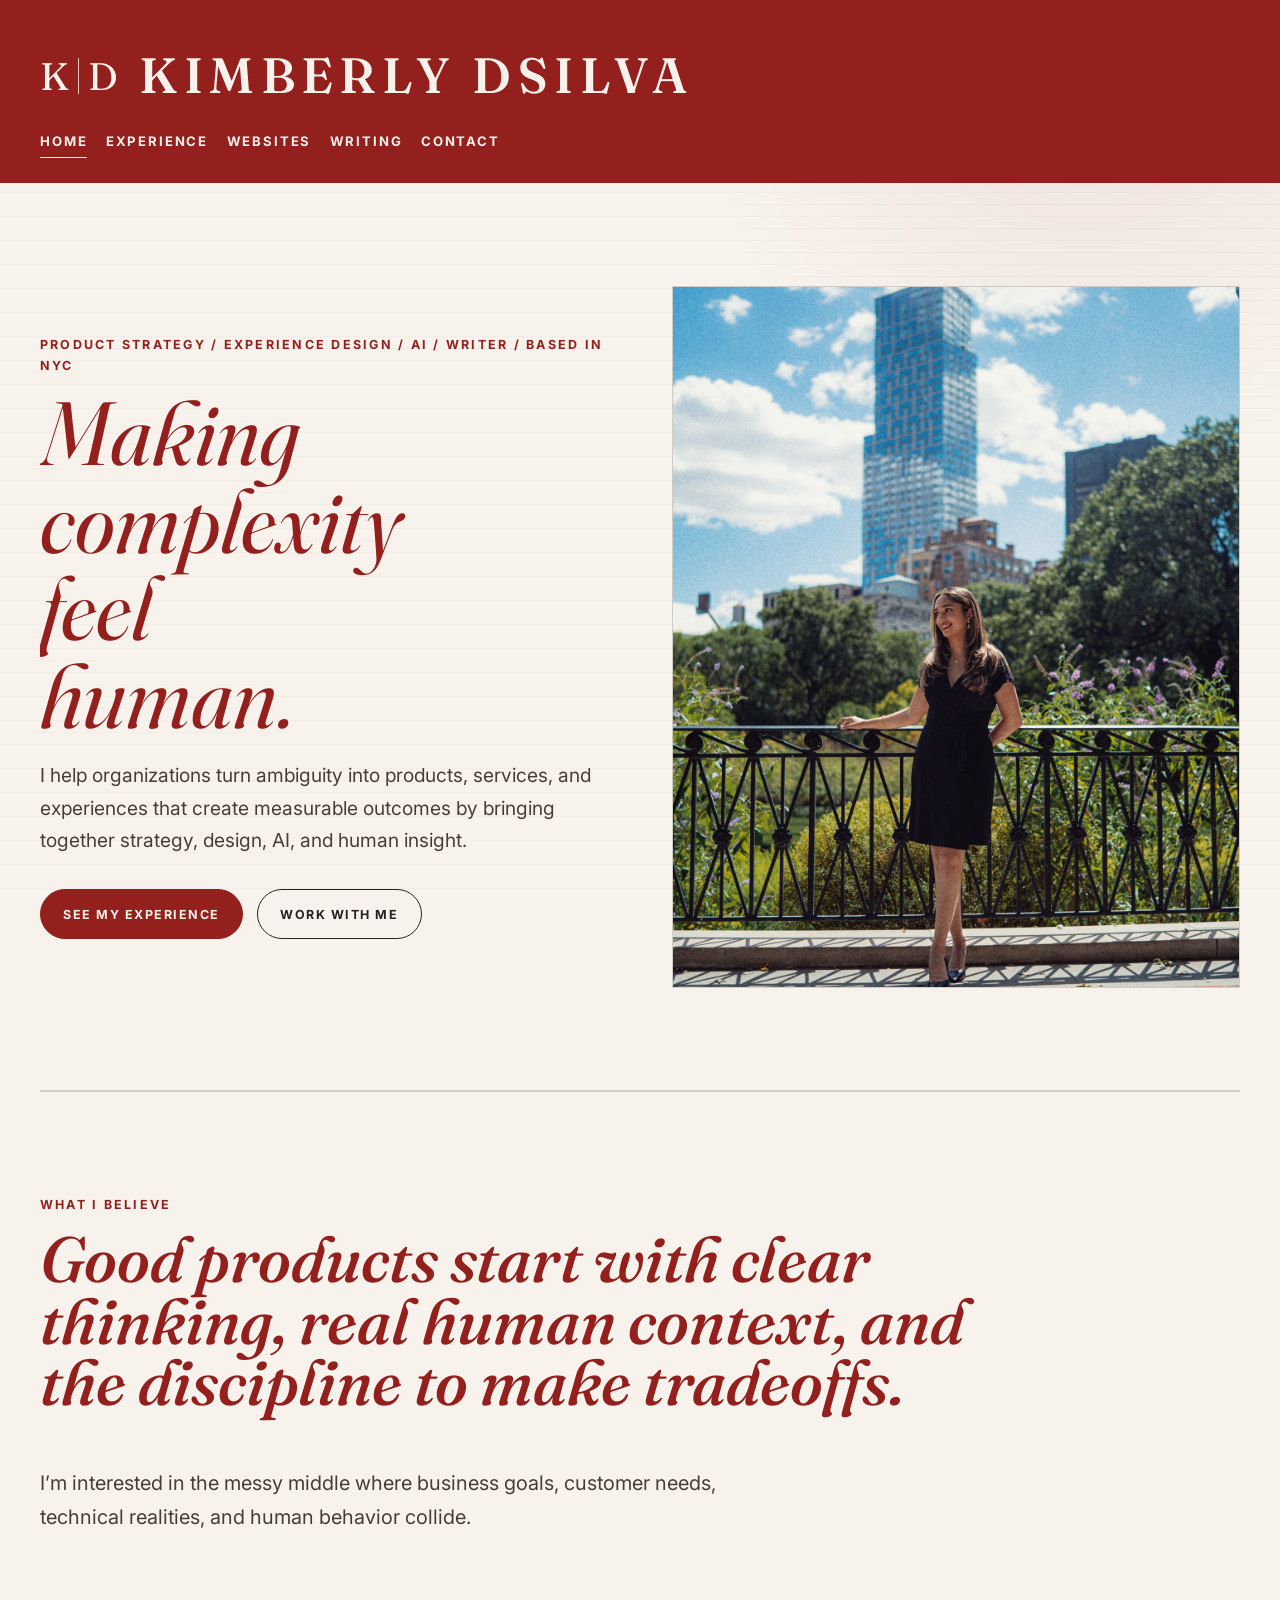
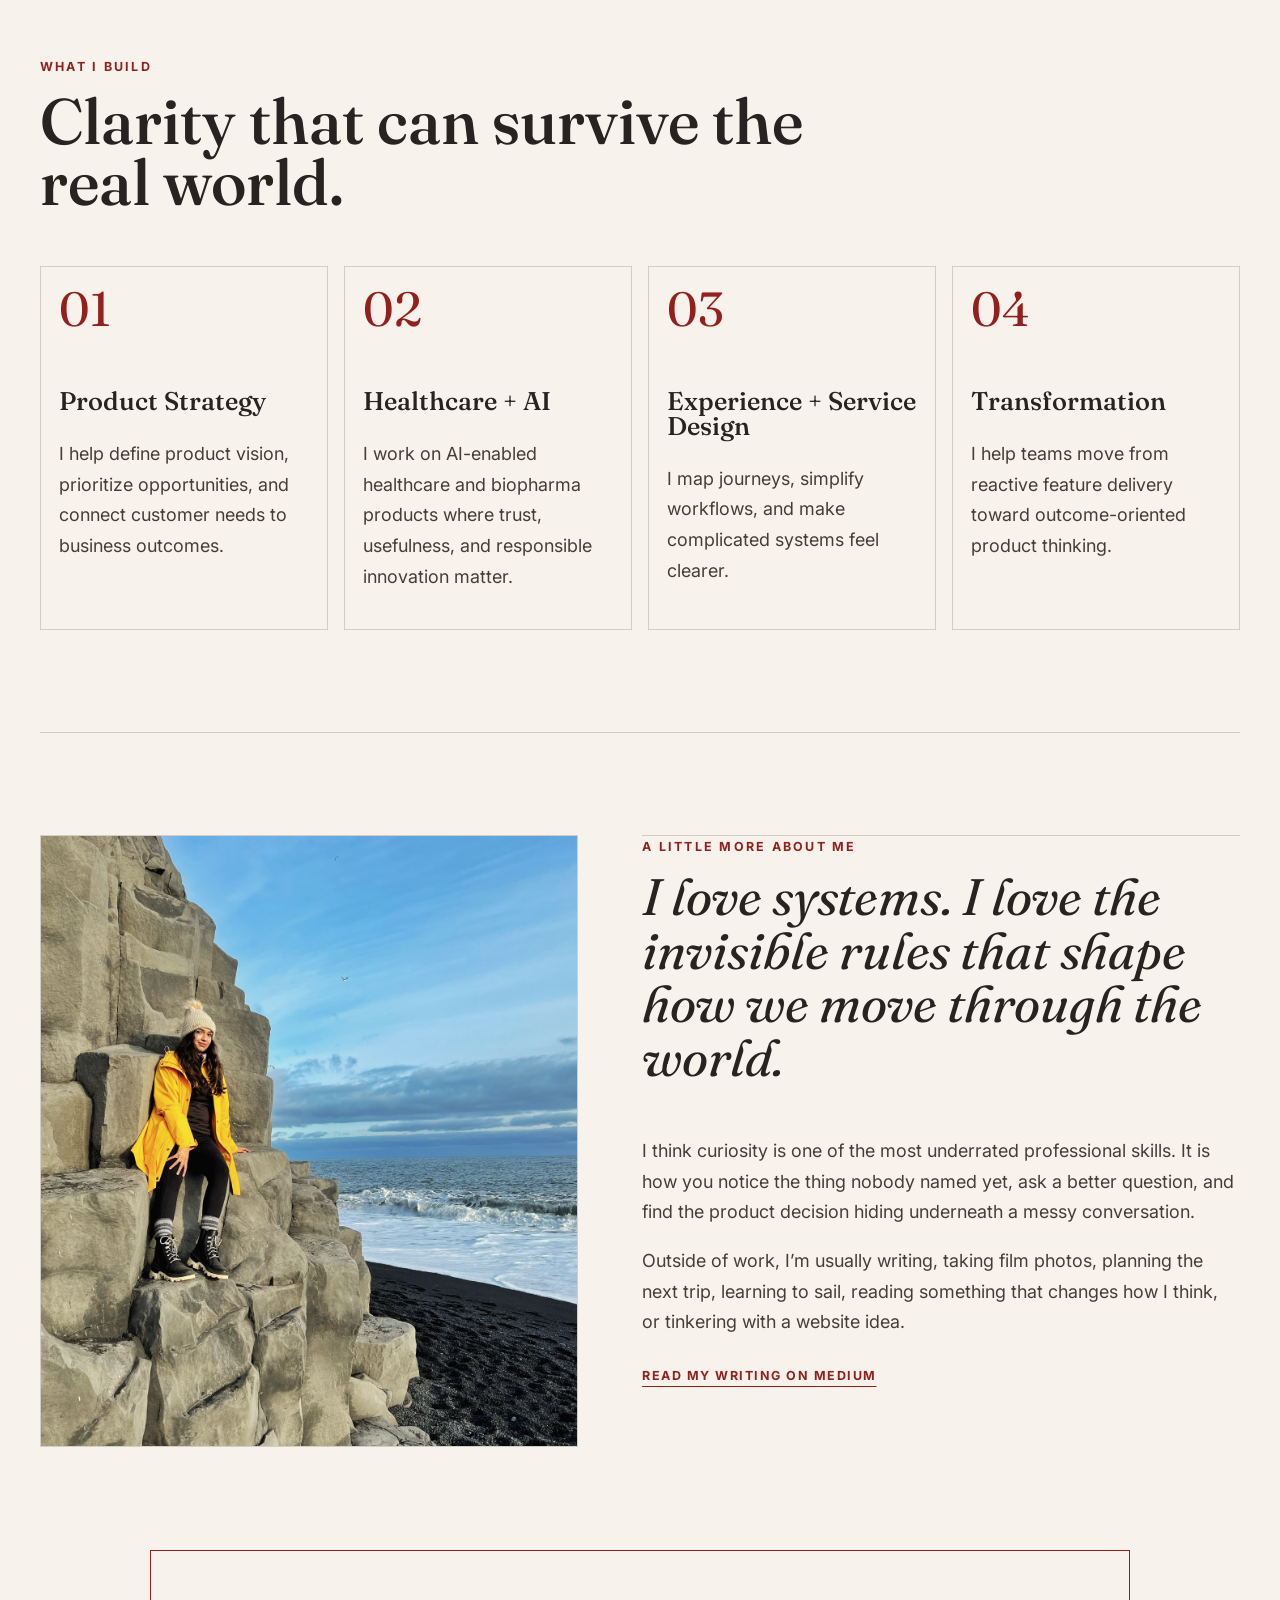
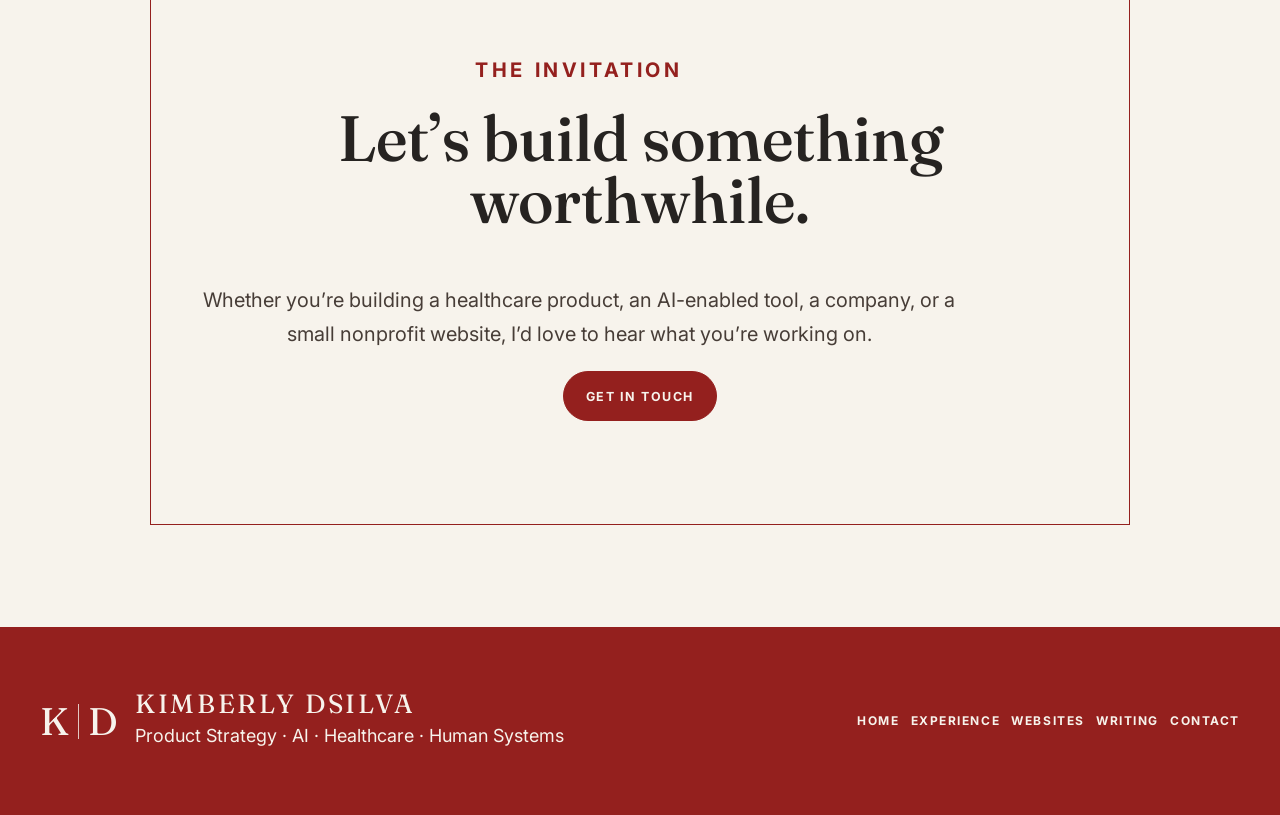
<file: index.html>
<!doctype html>
<html lang="en">
  <head>
    <meta charset="utf-8">
    <meta name="viewport" content="width=device-width, initial-scale=1">
    <meta
      name="description"
      content="Kimberly Dsilva is a product strategist and experience leader working across healthcare, AI, service design, and transformation."
    >
    <title>Kimberly Dsilva | Product Strategy, AI & Human Systems</title>
    <link rel="icon" href="assets/favicon.svg" type="image/svg+xml">
    <!-- Update these URLs to the live domain after deployment. -->
    <link rel="canonical" href="https://kimberlydsilva.com/">
    <meta property="og:type" content="website">
    <meta property="og:title" content="Kimberly Dsilva | Product Strategy, AI & Human Systems">
    <meta property="og:description" content="A living resume and personal brand site for Kimberly Dsilva, a product strategist working across healthcare, AI, experience design, and human systems.">
    <meta property="og:image" content="https://kimberlydsilva.com/assets/social-preview.svg">
    <meta property="og:image:type" content="image/svg+xml">
    <meta property="og:image:width" content="1200">
    <meta property="og:image:height" content="630">
    <meta property="og:site_name" content="Kimberly Dsilva">
    <meta property="og:url" content="https://kimberlydsilva.com/">
    <meta name="twitter:card" content="summary_large_image">
    <meta name="twitter:title" content="Kimberly Dsilva | Product Strategy, AI & Human Systems">
    <meta name="twitter:description" content="Product strategy, AI, healthcare, and human systems.">
    <meta name="twitter:image" content="https://kimberlydsilva.com/assets/social-preview.svg">
    <script type="application/ld+json">
      {
        "@context": "https://schema.org",
        "@type": "Person",
        "name": "Kimberly Dsilva",
        "url": "https://kimberlydsilva.com/",
        "image": "https://kimberlydsilva.com/assets/social-preview.svg",
        "jobTitle": "Product Strategy and Experience Leader",
        "address": {
          "@type": "PostalAddress",
          "addressLocality": "New York",
          "addressRegion": "NY",
          "addressCountry": "US"
        },
        "sameAs": [
          "https://www.linkedin.com/in/kimberlydsilva/",
          "https://medium.com/@kimberly.d"
        ],
        "knowsAbout": [
          "Product strategy",
          "Experience design",
          "Artificial intelligence",
          "Healthcare products",
          "Service design",
          "Product transformation",
          "Small business websites"
        ]
      }
    </script>
    <link rel="preconnect" href="https://fonts.googleapis.com">
    <link rel="preconnect" href="https://fonts.gstatic.com" crossorigin>
    <link
      href="https://fonts.googleapis.com/css2?family=Fraunces:opsz,wght,SOFT@9..144,300..700,0..100&family=Inter:wght@400;500;600;700&display=swap"
      rel="stylesheet"
    >
    <link rel="stylesheet" href="styles.css">
  </head>
  <body>
    <a class="skip-link" href="#main">Skip to content</a>

    <header class="site-header">
      <nav class="nav" aria-label="Main navigation">
        <a class="brand-lockup" href="index.html" aria-label="Kimberly Dsilva home">
          <span class="brand-mark" aria-hidden="true"><span>K</span><span class="divider"></span><span>D</span></span>
          <span>
            <span class="brand-wordmark">Kimberly Dsilva</span>
          </span>
        </a>
        <button class="menu-toggle" type="button" aria-expanded="false" aria-controls="site-menu" aria-label="Open navigation menu">
          <span aria-hidden="true"></span>
          <span aria-hidden="true"></span>
          <span aria-hidden="true"></span>
        </button>
        <div class="nav-links" id="site-menu">
          <a class="nav-link active" href="index.html" aria-current="page">Home</a>
          <a class="nav-link" href="experience.html">Experience</a>
          <a class="nav-link" href="websites.html">Websites</a>
          <a class="nav-link" href="https://medium.com/@kimberly.d" target="_blank" rel="noreferrer">Writing</a>
          <a class="nav-link" href="contact.html">Contact</a>
        </div>
      </nav>
    </header>

    <main id="main">
      <section class="home-hero" aria-labelledby="home-title">
        <div class="home-hero-inner">
          <p class="eyebrow">Product strategy / Experience design / AI / Writer / Based in NYC</p>
          <h1 id="home-title" class="brand-line">Making<br>complexity<br>feel<br>human.</h1>
          <p class="hero-statement">
            I help organizations turn ambiguity into products, services, and experiences that create measurable outcomes by bringing together strategy, design, AI, and human insight.
          </p>
          <div class="button-row" aria-label="Primary actions">
            <a class="button" href="experience.html">See my experience</a>
            <a class="button button-secondary" href="contact.html">Work with me</a>
          </div>
        </div>
        <div class="home-hero-image">
          <img src="assets/hero-home.jpg" width="1365" height="1933" alt="Portrait of Kimberly Dsilva outdoors." fetchpriority="high">
        </div>
      </section>

      <section class="section manifesto home-manifesto" aria-labelledby="believe-title">
        <p class="section-kicker">What I believe</p>
        <h2 id="believe-title">
          Good products start with clear thinking, real human context, and the discipline to make tradeoffs.
        </h2>
        <p>
          I&rsquo;m interested in the messy middle where business goals, customer needs,
          technical realities, and human behavior collide.
        </p>
      </section>

      <section class="section home-build-section" aria-labelledby="build-title">
        <div class="section-heading">
          <p class="section-kicker">What I build</p>
          <h2 id="build-title">Clarity that can survive the real world.</h2>
        </div>
        <div class="card-grid">
          <article class="card accent-oxblood">
            <span class="card-number">01</span>
            <h3>Product Strategy</h3>
            <p>I help define product vision, prioritize opportunities, and connect customer needs to business outcomes.</p>
          </article>
          <article class="card accent-green">
            <span class="card-number">02</span>
            <h3>Healthcare + AI</h3>
            <p>I work on AI-enabled healthcare and biopharma products where trust, usefulness, and responsible innovation matter.</p>
          </article>
          <article class="card accent-blue">
            <span class="card-number">03</span>
            <h3>Experience + Service Design</h3>
            <p>I map journeys, simplify workflows, and make complicated systems feel clearer.</p>
          </article>
          <article class="card accent-terracotta">
            <span class="card-number">04</span>
            <h3>Transformation</h3>
            <p>I help teams move from reactive feature delivery toward outcome-oriented product thinking.</p>
          </article>
        </div>
      </section>

      <section class="section about-editorial" aria-label="About Kimberly">
        <div class="about-collage">
          <!-- Swap this for personal travel, film, or sailing photography when available. -->
          <img src="assets/home-second.jpg" width="2648" height="3848" alt="Kimberly Dsilva sitting on coastal rocks by the ocean." loading="lazy">
        </div>
        <div class="essay-section">
          <p class="section-kicker">A little more about me</p>
          <p class="lede">
            I love systems. I love the invisible rules that shape how we move
            through the world.
          </p>
          <p>
            I think curiosity is one of the most underrated professional skills.
            It is how you notice the thing nobody named yet, ask a better question,
            and find the product decision hiding underneath a messy conversation.
          </p>
          <p>
            Outside of work, I&rsquo;m usually writing, taking film photos, planning the
            next trip, learning to sail, reading something that changes how I
            think, or tinkering with a website idea.
          </p>
          <a class="text-link" href="https://medium.com/@kimberly.d" target="_blank" rel="noreferrer">Read my writing on Medium</a>
        </div>
      </section>

      <section class="section closing-band" aria-labelledby="closing-title">
        <p class="section-kicker">The invitation</p>
        <h2 id="closing-title">Let&rsquo;s build something worthwhile.</h2>
        <p>
          Whether you&rsquo;re building a healthcare product, an AI-enabled tool, a
          company, or a small nonprofit website, I&rsquo;d love to hear what you&rsquo;re
          working on.
        </p>
        <a class="button" href="contact.html">Get in touch</a>
      </section>
    </main>

    <footer class="site-footer">
      <div class="footer-brand">
        <div class="brand-mark" aria-hidden="true"><span>K</span><span class="divider"></span><span>D</span></div>
        <div>
          <p class="footer-wordmark">Kimberly Dsilva</p>
          <p>Product Strategy · AI · Healthcare · Human Systems</p>
        </div>
      </div>
      <div class="footer-links" aria-label="Footer navigation">
        <a href="index.html">Home</a>
        <a href="experience.html">Experience</a>
        <a href="websites.html">Websites</a>
        <a href="https://medium.com/@kimberly.d" target="_blank" rel="noreferrer">Writing</a>
        <a href="contact.html">Contact</a>
      </div>
    </footer>

    <script src="script.js"></script>
  </body>
</html>
</file>
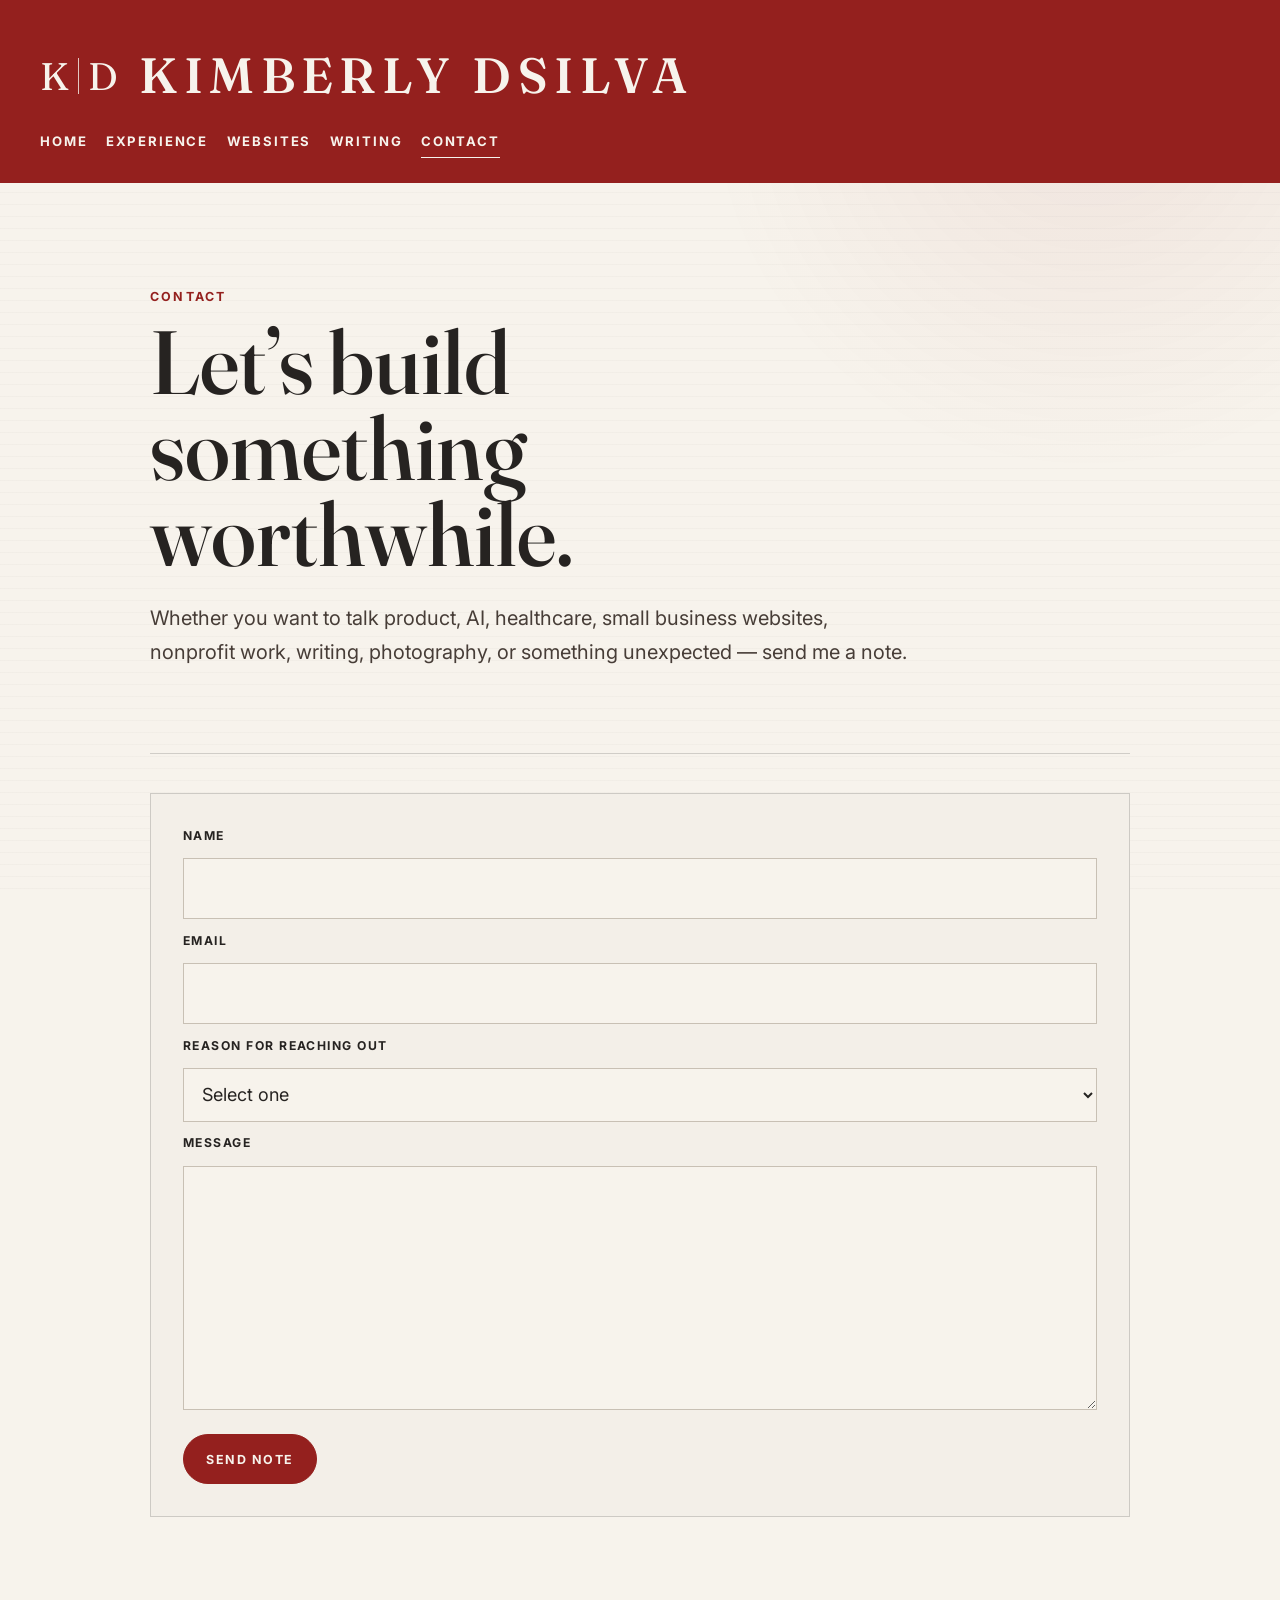
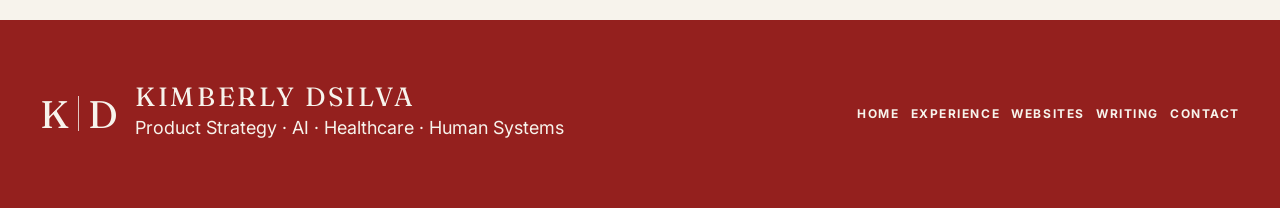
<file: contact.html>
<!doctype html>
<html lang="en">
  <head>
    <meta charset="utf-8">
    <meta name="viewport" content="width=device-width, initial-scale=1">
    <meta
      name="description"
      content="Contact Kimberly Dsilva about product strategy, AI, healthcare, websites, writing, photography, or creative work."
    >
    <title>Contact | Kimberly Dsilva</title>
    <link rel="icon" href="assets/favicon.svg" type="image/svg+xml">
    <!-- Update these URLs to the live domain after deployment. -->
    <link rel="canonical" href="https://kimberlydsilva.com/contact.html">
    <meta property="og:type" content="website">
    <meta property="og:title" content="Contact | Kimberly Dsilva">
    <meta property="og:description" content="Connect with Kimberly Dsilva about product strategy, AI, healthcare, websites, writing, photography, or something unexpected.">
    <meta property="og:image" content="https://kimberlydsilva.com/assets/social-preview.svg">
    <meta property="og:image:type" content="image/svg+xml">
    <meta property="og:image:width" content="1200">
    <meta property="og:image:height" content="630">
    <meta property="og:site_name" content="Kimberly Dsilva">
    <meta property="og:url" content="https://kimberlydsilva.com/contact.html">
    <meta name="twitter:card" content="summary_large_image">
    <meta name="twitter:title" content="Contact | Kimberly Dsilva">
    <meta name="twitter:description" content="Let’s build something worthwhile.">
    <meta name="twitter:image" content="https://kimberlydsilva.com/assets/social-preview.svg">
    <link rel="preconnect" href="https://fonts.googleapis.com">
    <link rel="preconnect" href="https://fonts.gstatic.com" crossorigin>
    <link
      href="https://fonts.googleapis.com/css2?family=Fraunces:opsz,wght,SOFT@9..144,300..700,0..100&family=Inter:wght@400;500;600;700&display=swap"
      rel="stylesheet"
    >
    <link rel="stylesheet" href="styles.css">
  </head>
  <body>
    <a class="skip-link" href="#main">Skip to content</a>
    <header class="site-header">
      <nav class="nav" aria-label="Main navigation">
        <a class="brand-lockup" href="index.html" aria-label="Kimberly Dsilva home">
          <span class="brand-mark" aria-hidden="true"><span>K</span><span class="divider"></span><span>D</span></span>
          <span>
            <span class="brand-wordmark">Kimberly Dsilva</span>
          </span>
        </a>
        <button class="menu-toggle" type="button" aria-expanded="false" aria-controls="site-menu" aria-label="Open navigation menu">
          <span aria-hidden="true"></span>
          <span aria-hidden="true"></span>
          <span aria-hidden="true"></span>
        </button>
        <div class="nav-links" id="site-menu">
          <a class="nav-link" href="index.html">Home</a>
          <a class="nav-link" href="experience.html">Experience</a>
          <a class="nav-link" href="websites.html">Websites</a>
          <a class="nav-link" href="https://medium.com/@kimberly.d" target="_blank" rel="noreferrer">Writing</a>
          <a class="nav-link active" href="contact.html" aria-current="page">Contact</a>
        </div>
      </nav>
    </header>

    <main id="main">
      <section class="page-hero contact-hero section">
        <p class="eyebrow">Contact</p>
        <h1>Let&rsquo;s build something worthwhile.</h1>
        <p>
          Whether you want to talk product, AI, healthcare, small business
          websites, nonprofit work, writing, photography, or something unexpected
          &mdash; send me a note.
        </p>
      </section>

      <section class="section contact-layout" aria-label="Contact form">
        <!-- Netlify detects this static form at deploy time. Keep form-name in sync with name. -->
        <form class="contact-form" name="contact" netlify method="POST" data-netlify="true" data-netlify-honeypot="bot-field" action="/thank-you.html">
          <input type="hidden" name="form-name" value="contact">
          <p class="hidden-field">
            <label>Do not fill this out if you are human: <input name="bot-field"></label>
          </p>

          <label for="name">Name</label>
          <input id="name" name="name" type="text" autocomplete="name" required>

          <label for="email">Email</label>
          <input id="email" name="email" type="email" autocomplete="email" required>

          <label for="reason">Reason for reaching out</label>
          <select id="reason" name="reason" required>
            <option value="">Select one</option>
            <option>Product / career</option>
            <option>Small business website</option>
            <option>Nonprofit website</option>
            <option>Speaking / writing</option>
            <option>Photography / creative</option>
            <option>Other</option>
          </select>

          <label for="message">Message</label>
          <textarea id="message" name="message" rows="7" required></textarea>

          <button class="button" type="submit">Send note</button>
        </form>
      </section>
    </main>

    <footer class="site-footer">
      <div class="footer-brand">
        <div class="brand-mark" aria-hidden="true"><span>K</span><span class="divider"></span><span>D</span></div>
        <div><p class="footer-wordmark">Kimberly Dsilva</p><p>Product Strategy · AI · Healthcare · Human Systems</p></div>
      </div>
      <div class="footer-links" aria-label="Footer navigation">
        <a href="index.html">Home</a><a href="experience.html">Experience</a><a href="websites.html">Websites</a><a href="https://medium.com/@kimberly.d" target="_blank" rel="noreferrer">Writing</a><a href="contact.html">Contact</a>
      </div>
    </footer>
    <script src="script.js"></script>
  </body>
</html>
</file>
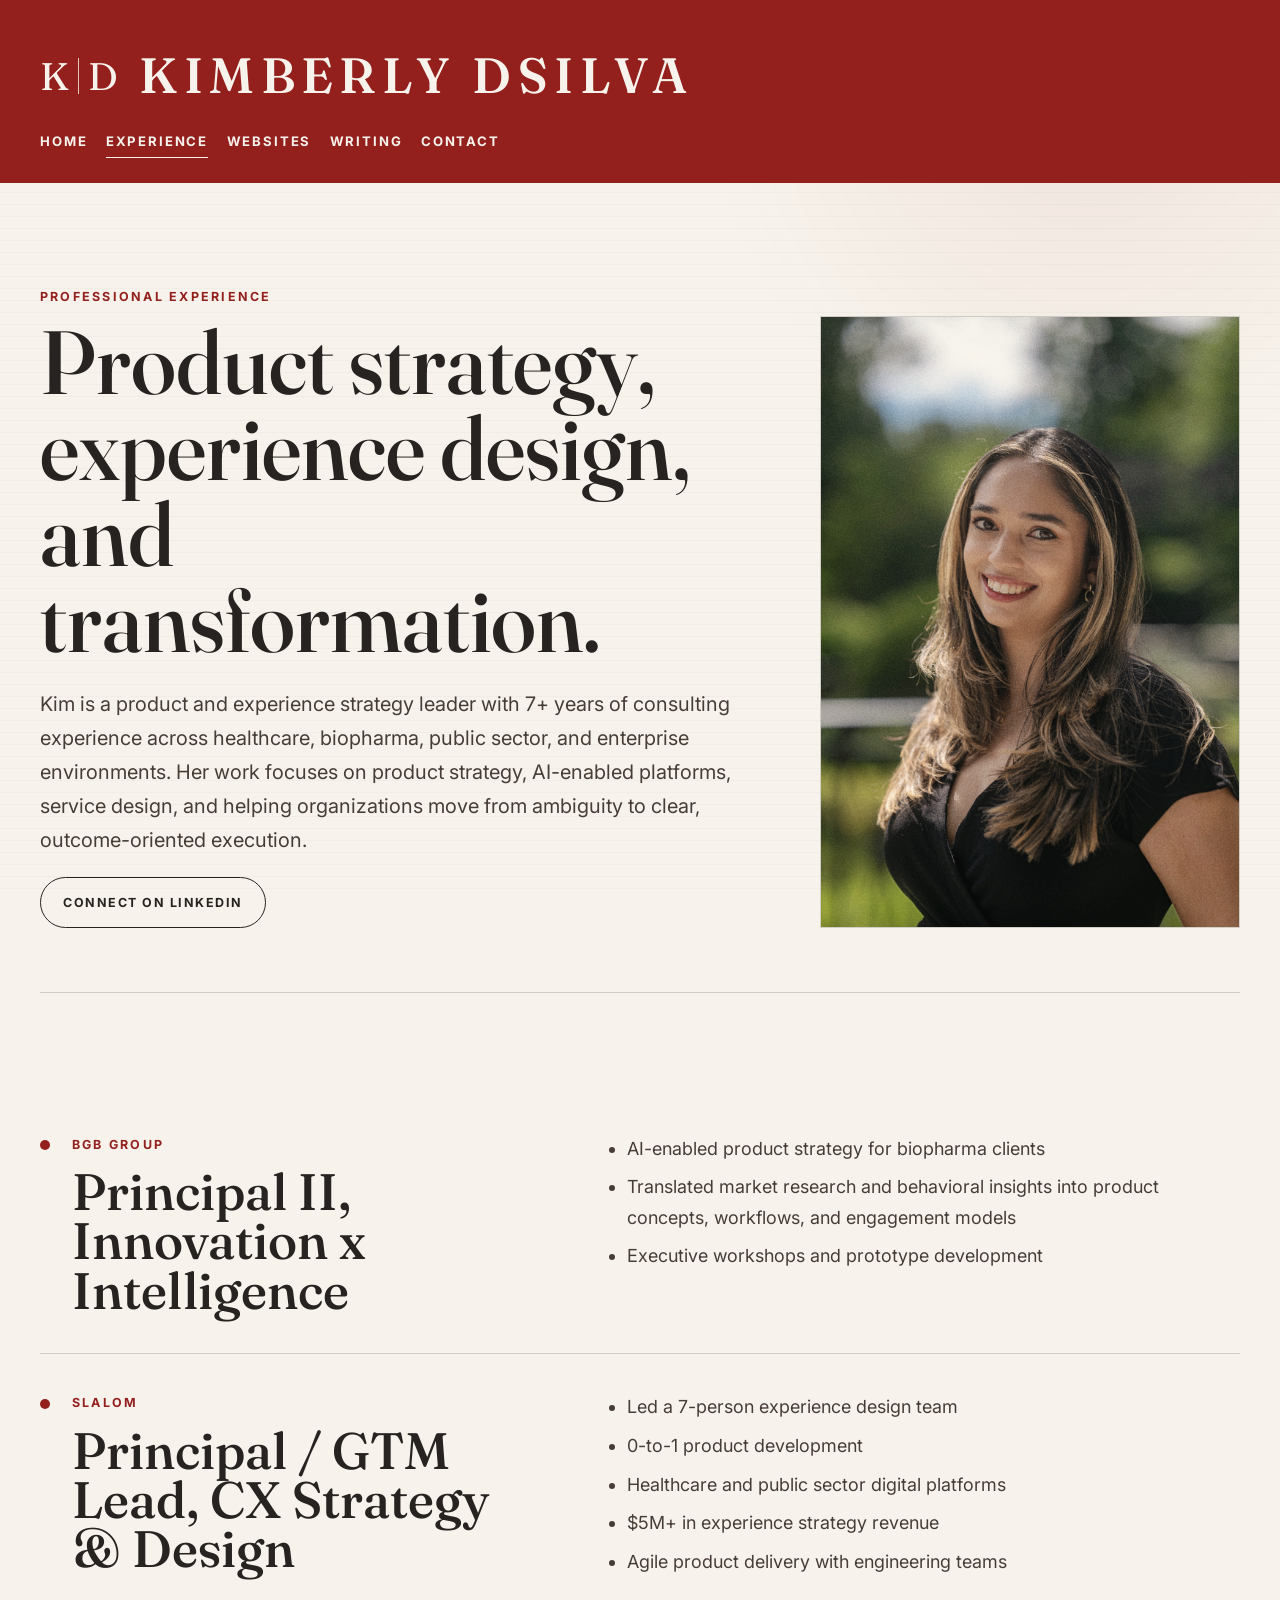
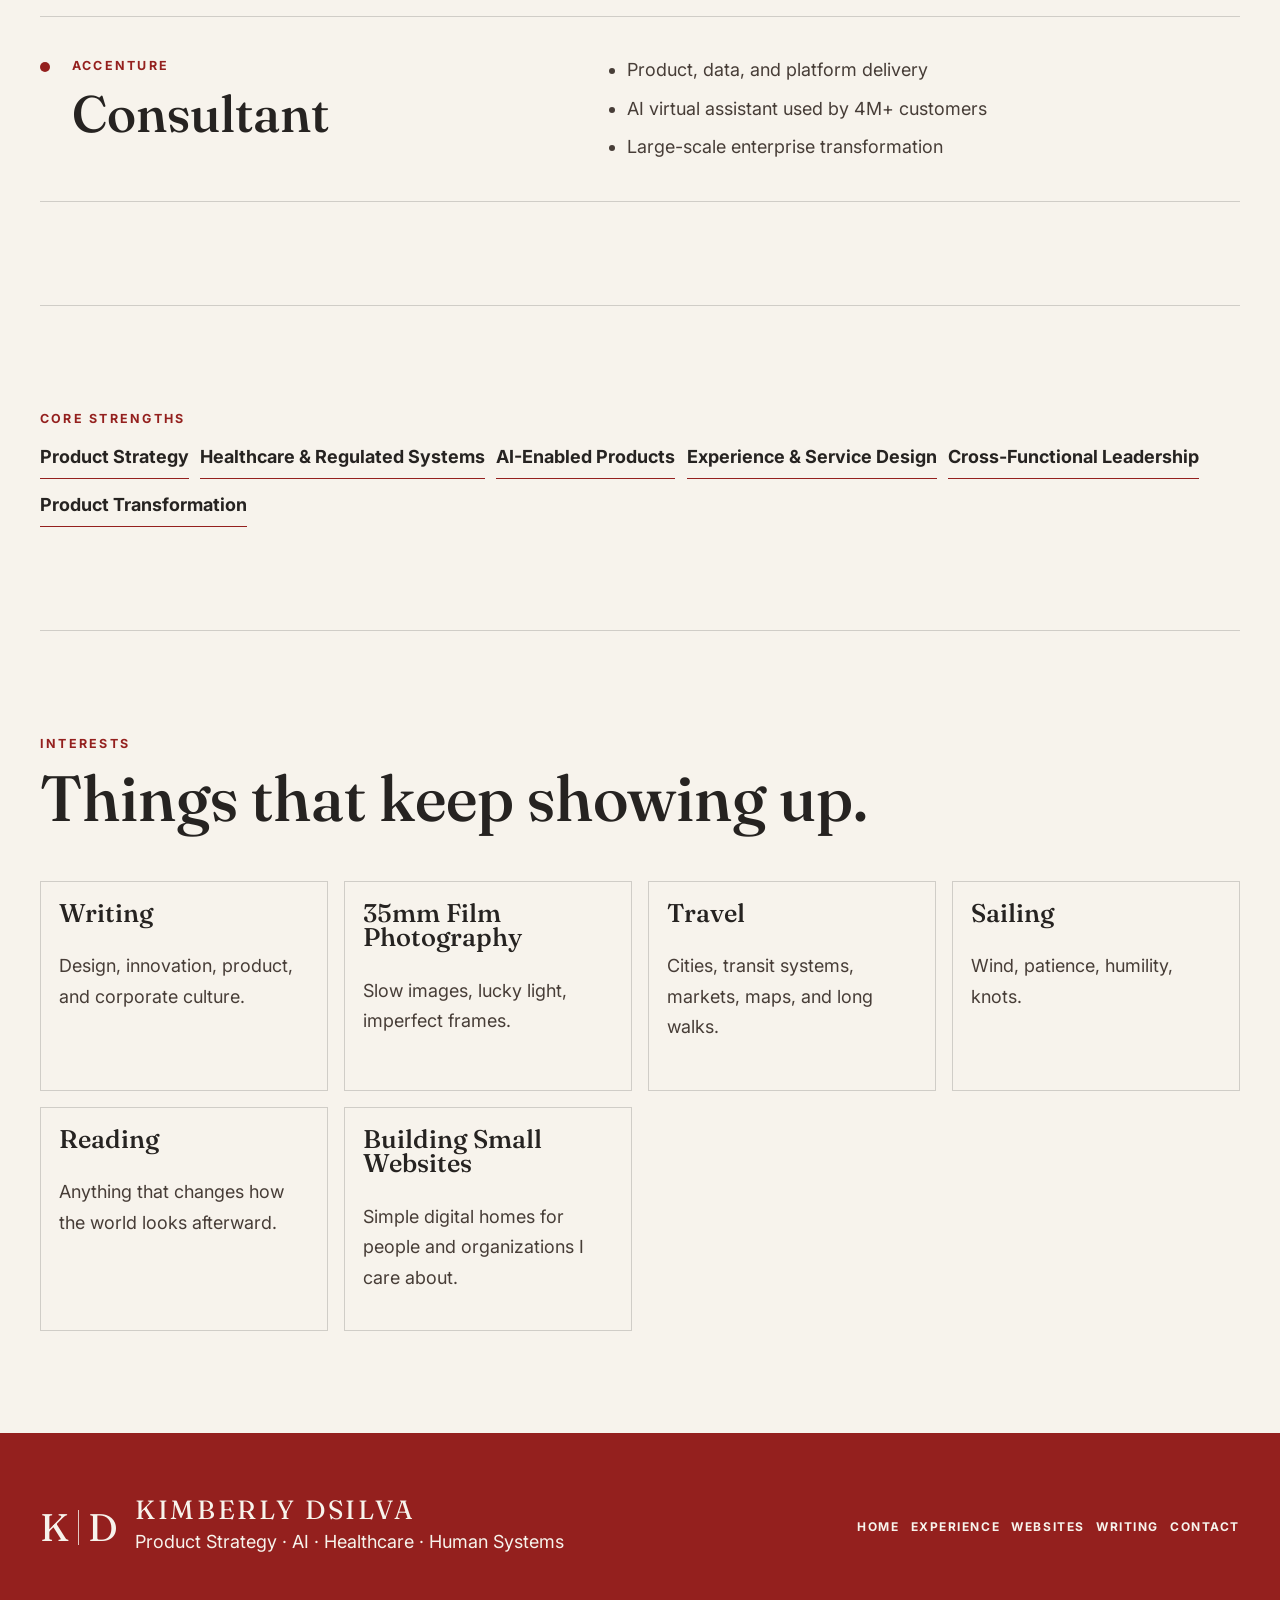
<file: experience.html>
<!doctype html>
<html lang="en">
  <head>
    <meta charset="utf-8">
    <meta name="viewport" content="width=device-width, initial-scale=1">
    <meta
      name="description"
      content="Professional experience for Kimberly Dsilva across product strategy, AI-enabled healthcare, service design, and transformation."
    >
    <title>Experience | Kimberly Dsilva</title>
    <link rel="icon" href="assets/favicon.svg" type="image/svg+xml">
    <!-- Update these URLs to the live domain after deployment. -->
    <link rel="canonical" href="https://kimberlydsilva.com/experience.html">
    <meta property="og:type" content="website">
    <meta property="og:title" content="Experience | Kimberly Dsilva">
    <meta property="og:description" content="Product strategy, experience design, AI-enabled platforms, and transformation work across healthcare, biopharma, public sector, and enterprise environments.">
    <meta property="og:image" content="https://kimberlydsilva.com/assets/social-preview.svg">
    <meta property="og:image:type" content="image/svg+xml">
    <meta property="og:image:width" content="1200">
    <meta property="og:image:height" content="630">
    <meta property="og:site_name" content="Kimberly Dsilva">
    <meta property="og:url" content="https://kimberlydsilva.com/experience.html">
    <meta name="twitter:card" content="summary_large_image">
    <meta name="twitter:title" content="Experience | Kimberly Dsilva">
    <meta name="twitter:description" content="Product strategy, experience design, and transformation.">
    <meta name="twitter:image" content="https://kimberlydsilva.com/assets/social-preview.svg">
    <script type="application/ld+json">
      {
        "@context": "https://schema.org",
        "@type": "ProfilePage",
        "name": "Professional Experience | Kimberly Dsilva",
        "url": "https://kimberlydsilva.com/experience.html",
        "mainEntity": {
          "@type": "Person",
          "name": "Kimberly Dsilva",
          "jobTitle": "Product Strategy and Experience Leader",
          "sameAs": [
            "https://www.linkedin.com/in/kimberlydsilva/",
            "https://medium.com/@kimberly.d"
          ],
          "knowsAbout": [
            "Product strategy",
            "AI-enabled healthcare products",
            "Experience design",
            "Service design",
            "Product transformation"
          ]
        }
      }
    </script>
    <link rel="preconnect" href="https://fonts.googleapis.com">
    <link rel="preconnect" href="https://fonts.gstatic.com" crossorigin>
    <link
      href="https://fonts.googleapis.com/css2?family=Fraunces:opsz,wght,SOFT@9..144,300..700,0..100&family=Inter:wght@400;500;600;700&display=swap"
      rel="stylesheet"
    >
    <link rel="stylesheet" href="styles.css">
  </head>
  <body>
    <a class="skip-link" href="#main">Skip to content</a>
    <header class="site-header">
      <nav class="nav" aria-label="Main navigation">
        <a class="brand-lockup" href="index.html" aria-label="Kimberly Dsilva home">
          <span class="brand-mark" aria-hidden="true"><span>K</span><span class="divider"></span><span>D</span></span>
          <span>
            <span class="brand-wordmark">Kimberly Dsilva</span>
          </span>
        </a>
        <button class="menu-toggle" type="button" aria-expanded="false" aria-controls="site-menu" aria-label="Open navigation menu">
          <span aria-hidden="true"></span>
          <span aria-hidden="true"></span>
          <span aria-hidden="true"></span>
        </button>
        <div class="nav-links" id="site-menu">
          <a class="nav-link" href="index.html">Home</a>
          <a class="nav-link active" href="experience.html" aria-current="page">Experience</a>
          <a class="nav-link" href="websites.html">Websites</a>
          <a class="nav-link" href="https://medium.com/@kimberly.d" target="_blank" rel="noreferrer">Writing</a>
          <a class="nav-link" href="contact.html">Contact</a>
        </div>
      </nav>
    </header>

    <main id="main">
      <section class="page-hero experience-hero section">
        <div>
          <p class="eyebrow">Professional experience</p>
          <h1>Product strategy, experience design, and transformation.</h1>
          <p>
            Kim is a product and experience strategy leader with 7+ years of
            consulting experience across healthcare, biopharma, public sector, and
            enterprise environments. Her work focuses on product strategy,
            AI-enabled platforms, service design, and helping organizations move
            from ambiguity to clear, outcome-oriented execution.
          </p>
          <a class="button button-secondary" href="https://www.linkedin.com/in/kimberlydsilva/" target="_blank" rel="noreferrer">Connect on LinkedIn</a>
        </div>
        <img src="assets/experience-hero.jpg" width="1365" height="2048" alt="Kimberly Dsilva standing outdoors in a city park." fetchpriority="high">
      </section>

      <section class="section role-timeline" aria-label="Career timeline">
        <article class="role">
          <div>
            <p class="role-org">BGB Group</p>
            <h2>Principal II, Innovation x Intelligence</h2>
          </div>
          <ul>
            <li>AI-enabled product strategy for biopharma clients</li>
            <li>Translated market research and behavioral insights into product concepts, workflows, and engagement models</li>
            <li>Executive workshops and prototype development</li>
          </ul>
        </article>
        <article class="role">
          <div>
            <p class="role-org">Slalom</p>
            <h2>Principal / GTM Lead, CX Strategy & Design</h2>
          </div>
          <ul>
            <li>Led a 7-person experience design team</li>
            <li>0-to-1 product development</li>
            <li>Healthcare and public sector digital platforms</li>
            <li>$5M+ in experience strategy revenue</li>
            <li>Agile product delivery with engineering teams</li>
          </ul>
        </article>
        <article class="role">
          <div>
            <p class="role-org">Accenture</p>
            <h2>Consultant</h2>
          </div>
          <ul>
            <li>Product, data, and platform delivery</li>
            <li>AI virtual assistant used by 4M+ customers</li>
            <li>Large-scale enterprise transformation</li>
          </ul>
        </article>
      </section>

      <section class="section strengths-section" aria-label="Core strengths">
        <p class="section-kicker">Core strengths</p>
        <div class="tag-cloud">
          <span>Product Strategy</span>
          <span>Healthcare & Regulated Systems</span>
          <span>AI-Enabled Products</span>
          <span>Experience & Service Design</span>
          <span>Cross-Functional Leadership</span>
          <span>Product Transformation</span>
        </div>
      </section>

      <section class="section interests-section" aria-labelledby="experience-interests-title">
        <p class="section-kicker">Interests</p>
        <h2 id="experience-interests-title">Things that keep showing up.</h2>
        <div class="interest-grid">
          <a class="interest-card" href="https://medium.com/@kimberly.d" target="_blank" rel="noreferrer" data-hover="Find me on Medium">
            <h3>Writing</h3>
            <p>Design, innovation, product, and corporate culture.</p>
          </a>
          <article tabindex="0" data-hover="Usually carrying film">
            <h3>35mm Film Photography</h3>
            <p>Slow images, lucky light, imperfect frames.</p>
          </article>
          <article tabindex="0" data-hover="45+ countries and counting">
            <h3>Travel</h3>
            <p>Cities, transit systems, markets, maps, and long walks.</p>
          </article>
          <article tabindex="0" data-hover="Still figuring out docking">
            <h3>Sailing</h3>
            <p>Wind, patience, humility, knots.</p>
          </article>
          <article tabindex="0" data-hover="Always a few books in progress">
            <h3>Reading</h3>
            <p>Anything that changes how the world looks afterward.</p>
          </article>
          <article tabindex="0" data-hover="Small, useful, human-scale">
            <h3>Building Small Websites</h3>
            <p>Simple digital homes for people and organizations I care about.</p>
          </article>
        </div>
      </section>
    </main>

    <footer class="site-footer">
      <div class="footer-brand">
        <div class="brand-mark" aria-hidden="true"><span>K</span><span class="divider"></span><span>D</span></div>
        <div><p class="footer-wordmark">Kimberly Dsilva</p><p>Product Strategy · AI · Healthcare · Human Systems</p></div>
      </div>
      <div class="footer-links" aria-label="Footer navigation">
        <a href="index.html">Home</a><a href="experience.html">Experience</a><a href="websites.html">Websites</a><a href="https://medium.com/@kimberly.d" target="_blank" rel="noreferrer">Writing</a><a href="contact.html">Contact</a>
      </div>
    </footer>
    <script src="script.js"></script>
  </body>
</html>
</file>
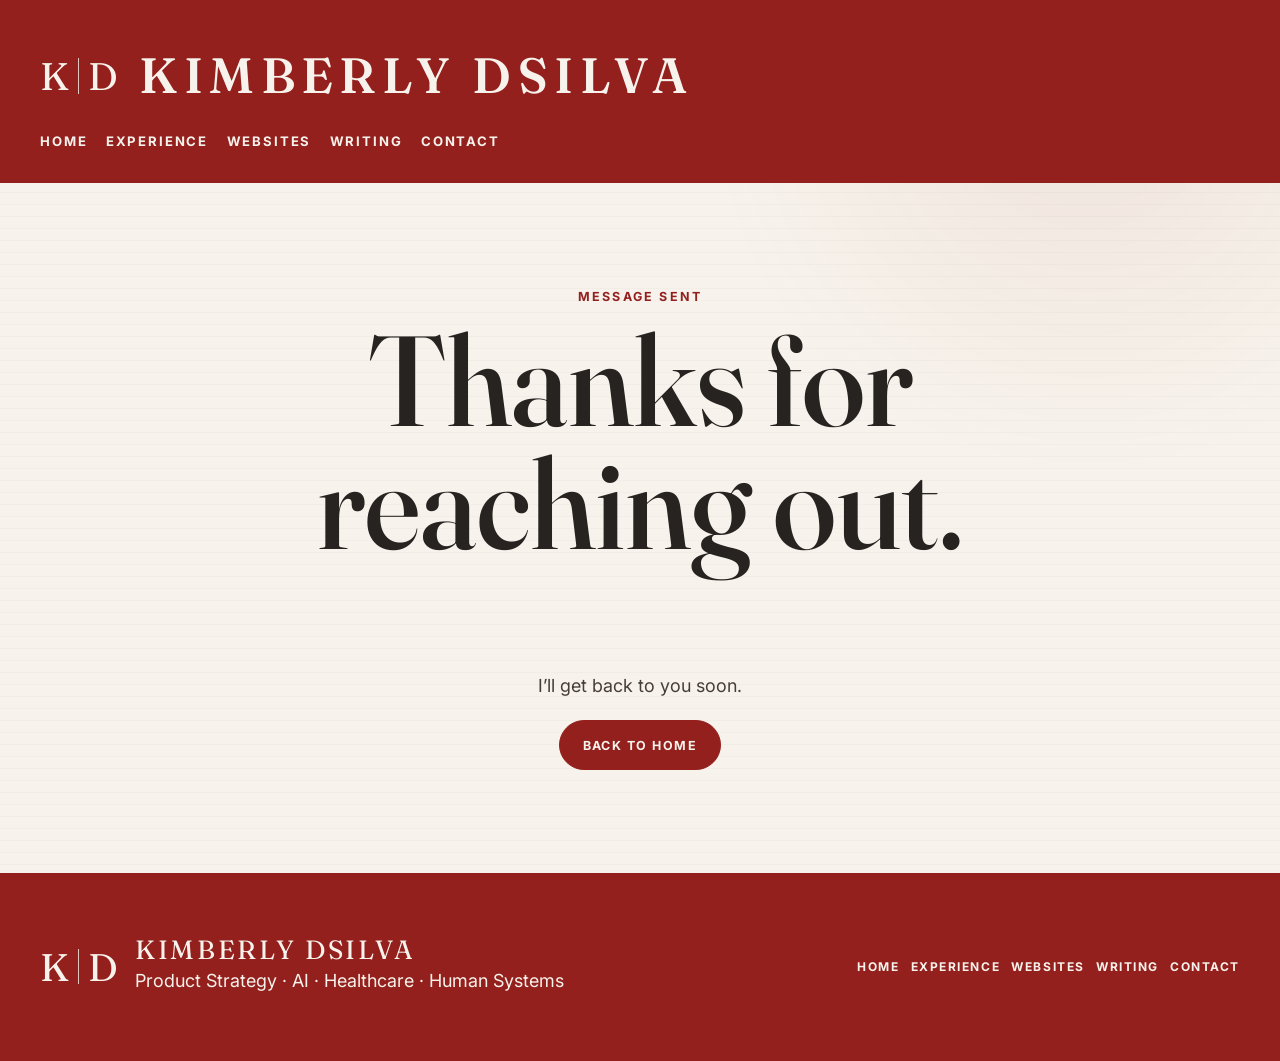
<file: thank-you.html>
<!doctype html>
<html lang="en">
  <head>
    <meta charset="utf-8">
    <meta name="viewport" content="width=device-width, initial-scale=1">
    <title>Thank You | Kimberly Dsilva</title>
    <link rel="icon" href="assets/favicon.svg" type="image/svg+xml">
    <meta name="robots" content="noindex">
    <link rel="canonical" href="https://kimberlydsilva.com/thank-you.html">
    <link rel="preconnect" href="https://fonts.googleapis.com">
    <link rel="preconnect" href="https://fonts.gstatic.com" crossorigin>
    <link
      href="https://fonts.googleapis.com/css2?family=Fraunces:opsz,wght,SOFT@9..144,300..700,0..100&family=Inter:wght@400;500;600;700&display=swap"
      rel="stylesheet"
    >
    <link rel="stylesheet" href="styles.css">
  </head>
  <body>
    <a class="skip-link" href="#main">Skip to content</a>
    <header class="site-header">
      <nav class="nav" aria-label="Main navigation">
        <a class="brand-lockup" href="index.html" aria-label="Kimberly Dsilva home">
          <span class="brand-mark" aria-hidden="true"><span>K</span><span class="divider"></span><span>D</span></span>
          <span>
            <span class="brand-wordmark">Kimberly Dsilva</span>
          </span>
        </a>
        <button class="menu-toggle" type="button" aria-expanded="false" aria-controls="site-menu" aria-label="Open navigation menu">
          <span aria-hidden="true"></span>
          <span aria-hidden="true"></span>
          <span aria-hidden="true"></span>
        </button>
        <div class="nav-links" id="site-menu">
          <a class="nav-link" href="index.html">Home</a>
          <a class="nav-link" href="experience.html">Experience</a>
          <a class="nav-link" href="websites.html">Websites</a>
          <a class="nav-link" href="https://medium.com/@kimberly.d" target="_blank" rel="noreferrer">Writing</a>
          <a class="nav-link" href="contact.html">Contact</a>
        </div>
      </nav>
    </header>
    <main id="main">
      <section class="section thanks-section">
        <p class="eyebrow">Message sent</p>
        <h1>Thanks for reaching out.</h1>
        <p>I&rsquo;ll get back to you soon.</p>
        <a class="button" href="index.html">Back to home</a>
      </section>
    </main>
    <footer class="site-footer">
      <div class="footer-brand">
        <div class="brand-mark" aria-hidden="true"><span>K</span><span class="divider"></span><span>D</span></div>
        <div><p class="footer-wordmark">Kimberly Dsilva</p><p>Product Strategy · AI · Healthcare · Human Systems</p></div>
      </div>
      <div class="footer-links" aria-label="Footer navigation">
        <a href="index.html">Home</a><a href="experience.html">Experience</a><a href="websites.html">Websites</a><a href="https://medium.com/@kimberly.d" target="_blank" rel="noreferrer">Writing</a><a href="contact.html">Contact</a>
      </div>
    </footer>
    <script src="script.js"></script>
  </body>
</html>
</file>
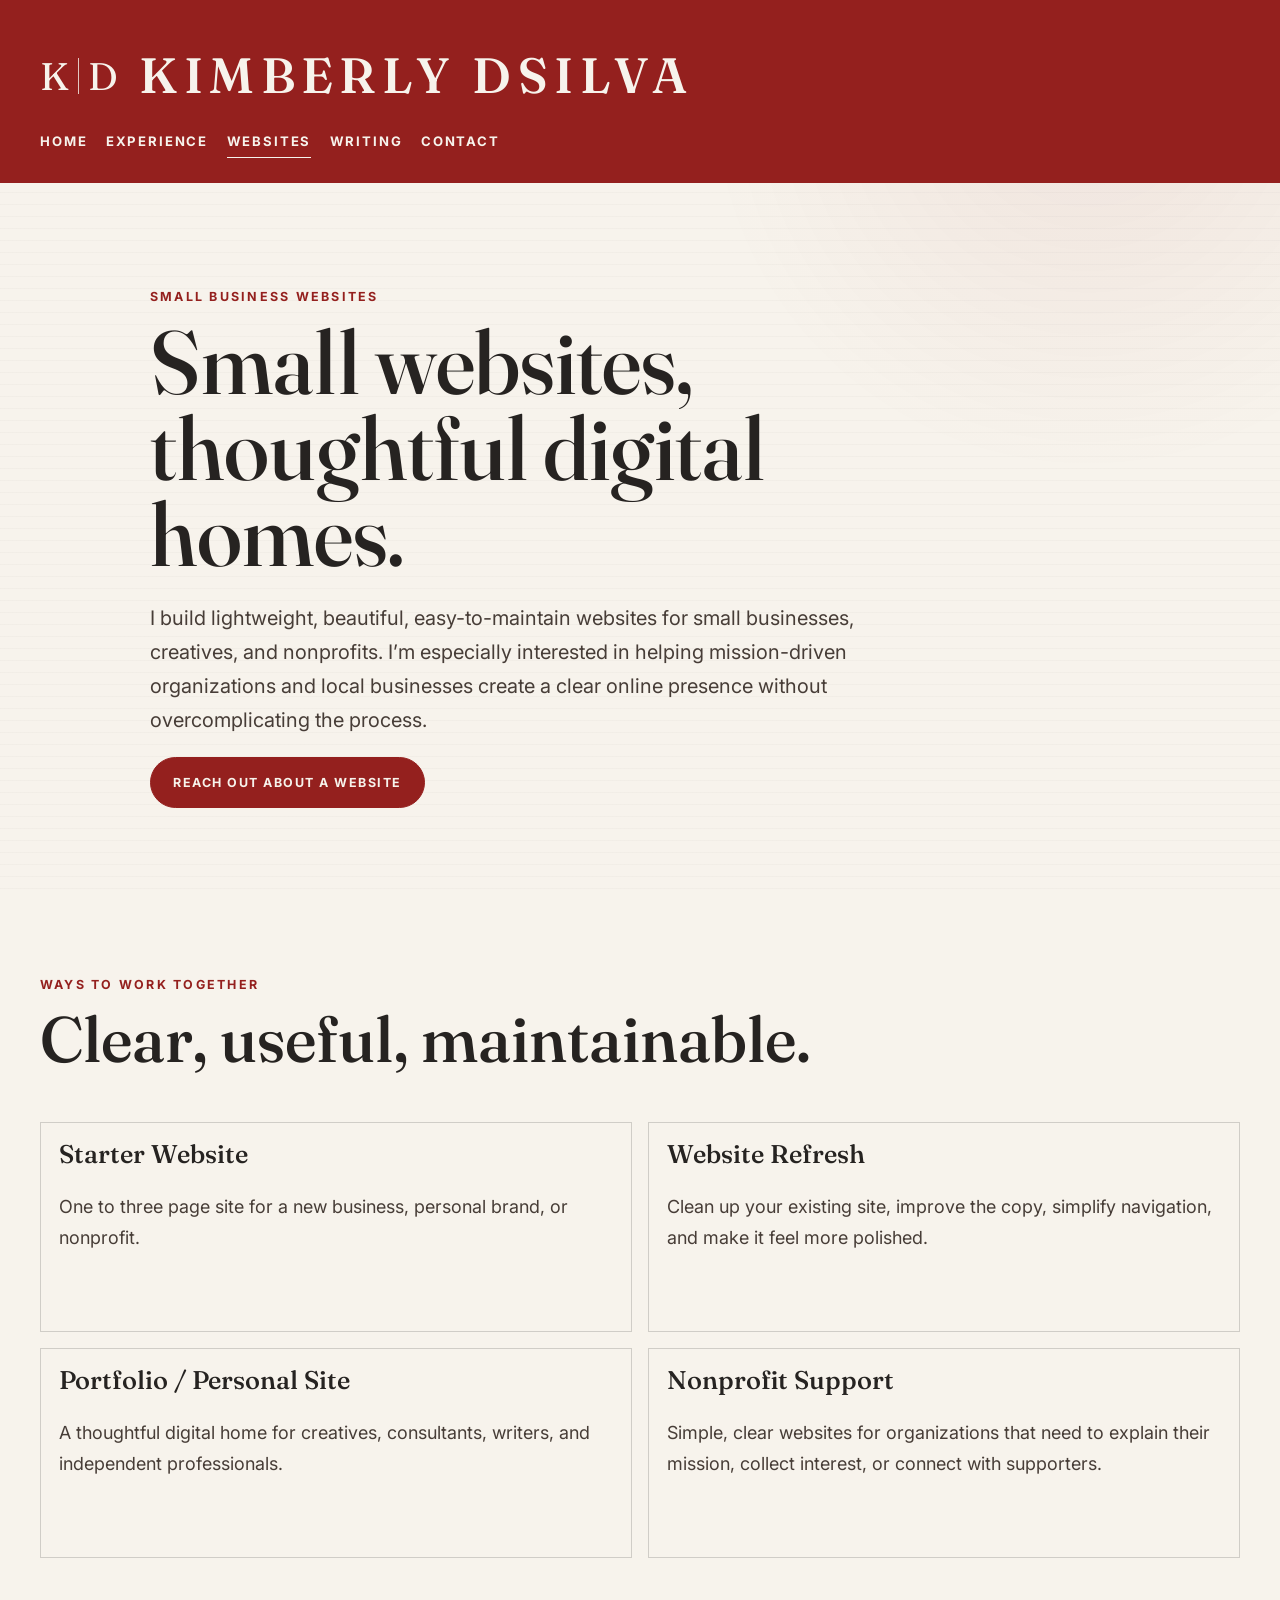
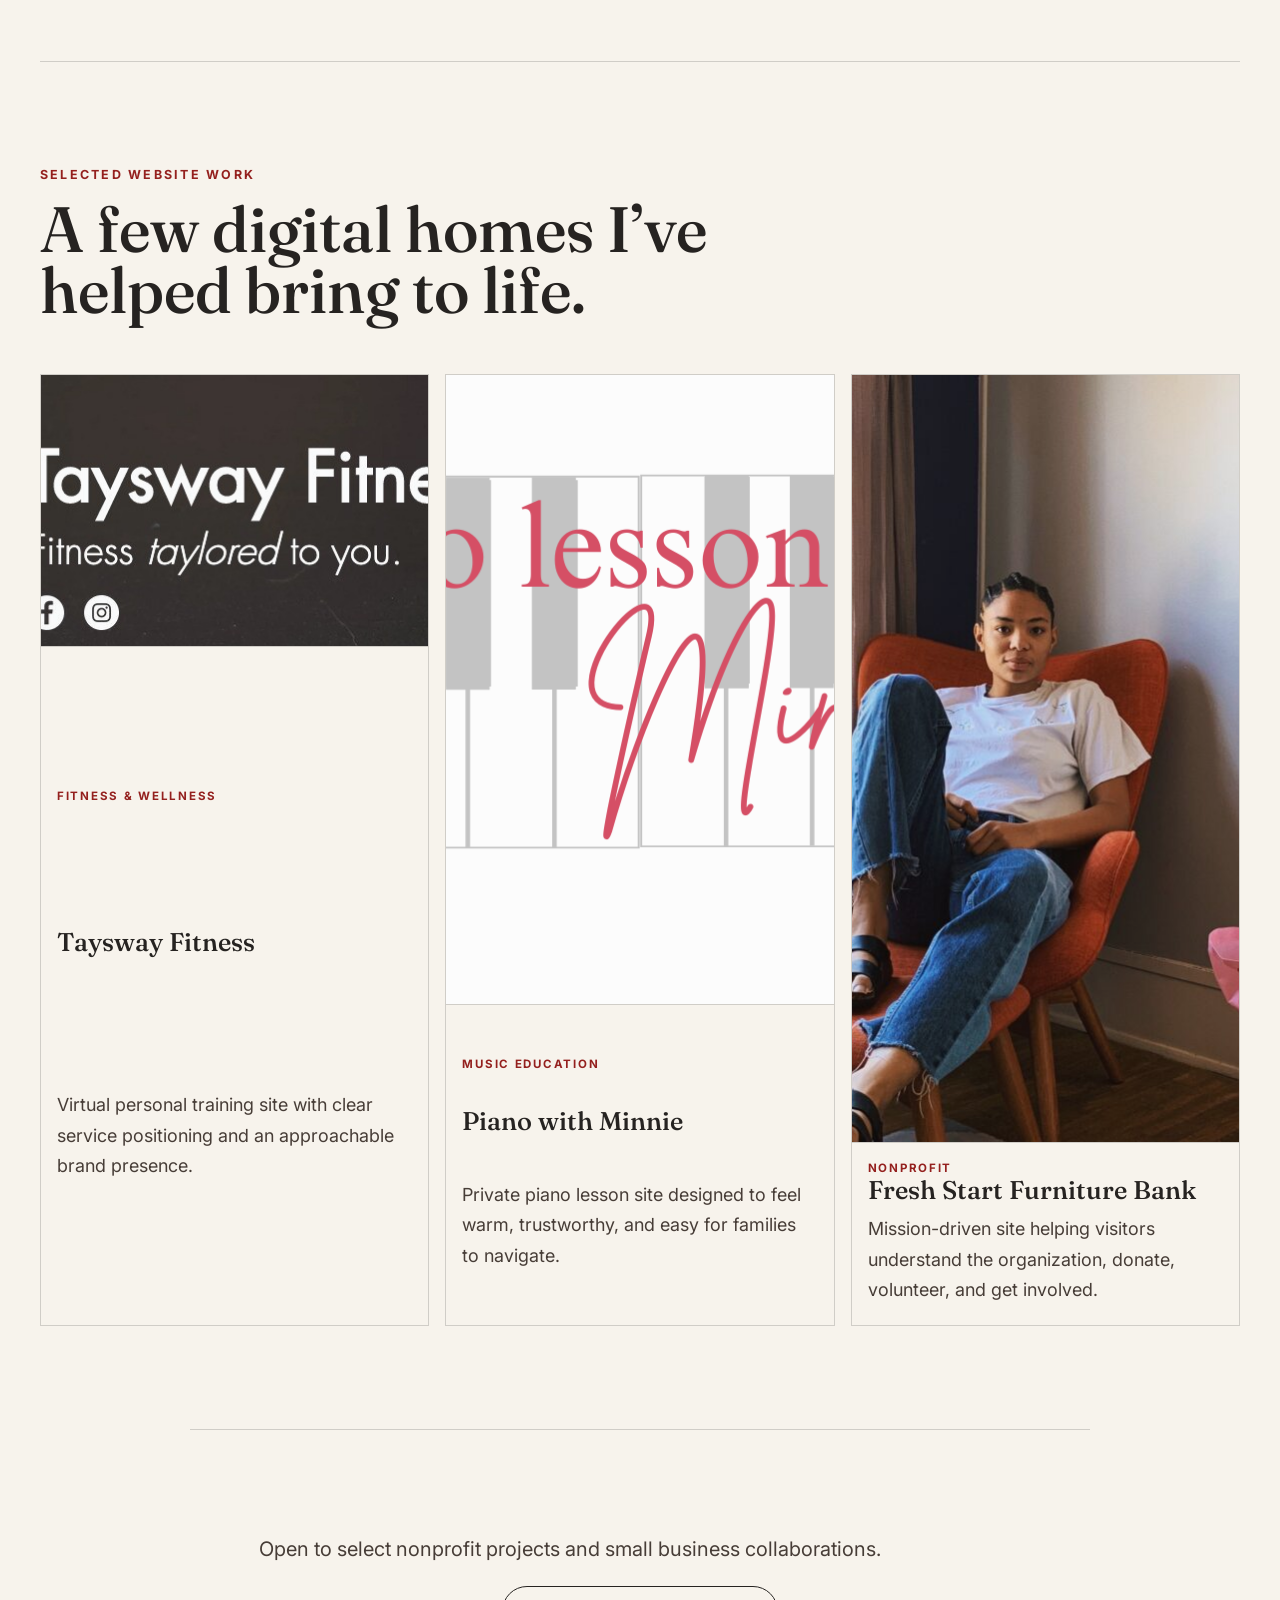
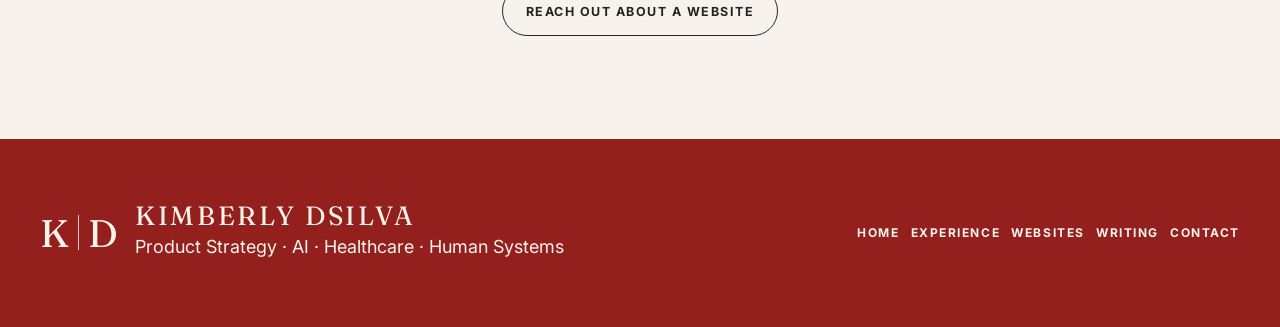
<file: websites.html>
<!doctype html>
<html lang="en">
  <head>
    <meta charset="utf-8">
    <meta name="viewport" content="width=device-width, initial-scale=1">
    <meta
      name="description"
      content="Kimberly Dsilva builds lightweight, thoughtful websites for small businesses, creatives, and nonprofits."
    >
    <title>Small Business Websites | Kimberly Dsilva</title>
    <link rel="icon" href="assets/favicon.svg" type="image/svg+xml">
    <!-- Update these URLs to the live domain after deployment. -->
    <link rel="canonical" href="https://kimberlydsilva.com/websites.html">
    <meta property="og:type" content="website">
    <meta property="og:title" content="Small Business Websites | Kimberly Dsilva">
    <meta property="og:description" content="Lightweight, beautiful, easy-to-maintain websites for small businesses, creatives, and nonprofits.">
    <meta property="og:image" content="https://kimberlydsilva.com/assets/social-preview.svg">
    <meta property="og:image:type" content="image/svg+xml">
    <meta property="og:image:width" content="1200">
    <meta property="og:image:height" content="630">
    <meta property="og:site_name" content="Kimberly Dsilva">
    <meta property="og:url" content="https://kimberlydsilva.com/websites.html">
    <meta name="twitter:card" content="summary_large_image">
    <meta name="twitter:title" content="Small Business Websites | Kimberly Dsilva">
    <meta name="twitter:description" content="Small websites, thoughtful digital homes.">
    <meta name="twitter:image" content="https://kimberlydsilva.com/assets/social-preview.svg">
    <script type="application/ld+json">
      {
        "@context": "https://schema.org",
        "@type": "Service",
        "name": "Small business website design",
        "provider": {
          "@type": "Person",
          "name": "Kimberly Dsilva",
          "url": "https://kimberlydsilva.com/"
        },
        "areaServed": "United States",
        "serviceType": "Lightweight websites for small businesses, creatives, and nonprofits",
        "url": "https://kimberlydsilva.com/websites.html"
      }
    </script>
    <link rel="preconnect" href="https://fonts.googleapis.com">
    <link rel="preconnect" href="https://fonts.gstatic.com" crossorigin>
    <link
      href="https://fonts.googleapis.com/css2?family=Fraunces:opsz,wght,SOFT@9..144,300..700,0..100&family=Inter:wght@400;500;600;700&display=swap"
      rel="stylesheet"
    >
    <link rel="stylesheet" href="styles.css">
  </head>
  <body>
    <a class="skip-link" href="#main">Skip to content</a>
    <header class="site-header">
      <nav class="nav" aria-label="Main navigation">
        <a class="brand-lockup" href="index.html" aria-label="Kimberly Dsilva home">
          <span class="brand-mark" aria-hidden="true"><span>K</span><span class="divider"></span><span>D</span></span>
          <span>
            <span class="brand-wordmark">Kimberly Dsilva</span>
          </span>
        </a>
        <button class="menu-toggle" type="button" aria-expanded="false" aria-controls="site-menu" aria-label="Open navigation menu">
          <span aria-hidden="true"></span>
          <span aria-hidden="true"></span>
          <span aria-hidden="true"></span>
        </button>
        <div class="nav-links" id="site-menu">
          <a class="nav-link" href="index.html">Home</a>
          <a class="nav-link" href="experience.html">Experience</a>
          <a class="nav-link active" href="websites.html" aria-current="page">Websites</a>
          <a class="nav-link" href="https://medium.com/@kimberly.d" target="_blank" rel="noreferrer">Writing</a>
          <a class="nav-link" href="contact.html">Contact</a>
        </div>
      </nav>
    </header>

    <main id="main">
      <section class="page-hero section">
        <p class="eyebrow">Small business websites</p>
        <h1>Small websites, thoughtful digital homes.</h1>
        <p>
          I build lightweight, beautiful, easy-to-maintain websites for small
          businesses, creatives, and nonprofits. I&rsquo;m especially interested in
          helping mission-driven organizations and local businesses create a
          clear online presence without overcomplicating the process.
        </p>
        <a class="button" href="contact.html">Reach out about a website</a>
      </section>

      <section class="section" aria-labelledby="services-title">
        <div class="section-heading">
          <p class="section-kicker">Ways to work together</p>
          <h2 id="services-title">Clear, useful, maintainable.</h2>
        </div>
        <div class="service-grid">
          <article class="service-card">
            <h3>Starter Website</h3>
            <p>One to three page site for a new business, personal brand, or nonprofit.</p>
          </article>
          <article class="service-card">
            <h3>Website Refresh</h3>
            <p>Clean up your existing site, improve the copy, simplify navigation, and make it feel more polished.</p>
          </article>
          <article class="service-card">
            <h3>Portfolio / Personal Site</h3>
            <p>A thoughtful digital home for creatives, consultants, writers, and independent professionals.</p>
          </article>
          <article class="service-card">
            <h3>Nonprofit Support</h3>
            <p>Simple, clear websites for organizations that need to explain their mission, collect interest, or connect with supporters.</p>
          </article>
        </div>
      </section>

      <section class="section website-gallery-section" aria-labelledby="gallery-title">
        <div class="section-heading">
          <p class="section-kicker">Selected website work</p>
          <h2 id="gallery-title">A few digital homes I&rsquo;ve helped bring to life.</h2>
        </div>
        <div class="website-gallery">
          <a class="website-card" href="https://www.tayswayfitness.com/" target="_blank" rel="noreferrer">
            <img src="assets/website-taysway.jpg" width="788" height="272" alt="Taysway Fitness website preview." loading="lazy">
            <span>Fitness & wellness</span>
            <h3>Taysway Fitness</h3>
            <p>Virtual personal training site with clear service positioning and an approachable brand presence.</p>
          </a>
          <a class="website-card" href="https://pianowithminnie.com/" target="_blank" rel="noreferrer">
            <img src="assets/website-piano-minnie.png" width="1200" height="630" alt="Piano with Minnie website preview." loading="lazy">
            <span>Music education</span>
            <h3>Piano with Minnie</h3>
            <p>Private piano lesson site designed to feel warm, trustworthy, and easy for families to navigate.</p>
          </a>
          <a class="website-card" href="https://freshstartfurniturebank.org/wp/" target="_blank" rel="noreferrer">
            <img src="assets/website-fresh-start.jpg" width="1024" height="768" alt="Fresh Start Furniture Bank website preview." loading="lazy">
            <span>Nonprofit</span>
            <h3>Fresh Start Furniture Bank</h3>
            <p>Mission-driven site helping visitors understand the organization, donate, volunteer, and get involved.</p>
          </a>
        </div>
      </section>

      <section class="section note-section">
        <p>Open to select nonprofit projects and small business collaborations.</p>
        <a class="button button-secondary" href="contact.html">Reach out about a website</a>
      </section>
    </main>

    <footer class="site-footer">
      <div class="footer-brand">
        <div class="brand-mark" aria-hidden="true"><span>K</span><span class="divider"></span><span>D</span></div>
        <div><p class="footer-wordmark">Kimberly Dsilva</p><p>Product Strategy · AI · Healthcare · Human Systems</p></div>
      </div>
      <div class="footer-links" aria-label="Footer navigation">
        <a href="index.html">Home</a><a href="experience.html">Experience</a><a href="websites.html">Websites</a><a href="https://medium.com/@kimberly.d" target="_blank" rel="noreferrer">Writing</a><a href="contact.html">Contact</a>
      </div>
    </footer>
    <script src="script.js"></script>
  </body>
</html>
</file>
<file: styles.css>
/* 1. Variables */
:root {
  --color-ivory: #f7f3ec;
  --color-charcoal: #262321;
  --color-cherry-red: #94201e;
  --color-terracotta: #c6553d;
  --color-muted-olive: #7d8460;
  --color-slate-blue: #5c6f84;
  --color-soft-beige: #e9e2d6;
  --color-stone: #ecedda;
  --color-warm-gray: #c8c0b4;
  --color-light-sand: #f3efe8;
  --color-deep-brown: #473d37;
  --font-heading: "Fraunces", Georgia, serif;
  --font-body: "Inter", system-ui, sans-serif;
  --max-width: 1200px;
  --section-padding: clamp(4rem, 8vw, 8rem);
  --radius-pill: 999px;
  --radius-soft: 8px;
  --border-thin: 1px solid rgba(38, 35, 33, 0.18);
  --transition: 180ms ease;
}

/* 2. Reset / Base */
* {
  box-sizing: border-box;
}

html {
  scroll-behavior: smooth;
}

body {
  margin: 0;
  background: var(--color-ivory);
  color: var(--color-charcoal);
  font-family: var(--font-body);
  font-size: clamp(1rem, 0.6vw + 0.88rem, 1.125rem);
  line-height: 1.7;
}

body::before {
  content: "";
  position: fixed;
  inset: 0;
  z-index: -1;
  pointer-events: none;
  background-image:
    linear-gradient(rgba(38, 35, 33, 0.025) 1px, transparent 1px),
    radial-gradient(circle at 85% 10%, rgba(148, 32, 30, 0.07), transparent 24rem);
  background-size: 100% 12px, auto;
}

img {
  max-width: 100%;
  display: block;
}

a {
  color: inherit;
}

h1,
h2,
h3,
p {
  margin-top: 0;
}

/* 3. Typography */
h1,
h2,
h3 {
  color: var(--color-charcoal);
  font-family: var(--font-heading);
  font-weight: 520;
  letter-spacing: 0;
  line-height: 0.96;
}

h1 {
  font-size: clamp(4rem, 10vw, 8.5rem);
}

.page-hero h1 {
  font-size: clamp(3rem, 7vw, 6rem);
}

h2 {
  font-size: clamp(2.25rem, 5vw, 4.5rem);
}

h3 {
  font-size: clamp(1.45rem, 2vw, 2rem);
}

p,
li {
  color: var(--color-deep-brown);
}

.eyebrow,
.section-kicker,
.note-label,
.role-org {
  color: var(--color-cherry-red);
  font-size: clamp(0.68rem, 0.35vw + 0.6rem, 0.78rem);
  font-weight: 700;
  letter-spacing: 0.18em;
  text-transform: uppercase;
}

.skip-link {
  position: absolute;
  left: 1rem;
  top: 1rem;
  z-index: 20;
  transform: translateY(-150%);
  border-radius: var(--radius-soft);
  background: var(--color-charcoal);
  color: var(--color-ivory);
  padding: 0.7rem 1rem;
  text-decoration: none;
  transition: transform var(--transition);
}

.skip-link:focus {
  transform: translateY(0);
}

/* 4. Layout Utilities */
.section {
  width: min(100% - 2rem, var(--max-width));
  margin: 0 auto;
  padding: var(--section-padding) 0;
}

.section-heading {
  max-width: 780px;
  margin-bottom: 2rem;
}

/* 5. Header / Nav */
.site-header {
  position: relative;
  z-index: 10;
  background: var(--color-cherry-red);
  color: var(--color-ivory);
}

.nav {
  display: grid;
  width: min(100% - 2rem, var(--max-width));
  margin: 0 auto;
  gap: 1.6rem;
  grid-template-columns: minmax(0, 1fr);
  padding: clamp(1.6rem, 4vw, 3.2rem) 0 1.6rem;
}

.brand-lockup {
  display: flex;
  align-items: center;
  gap: 1.35rem;
  color: var(--color-ivory);
  min-width: 0;
  text-decoration: none;
}

.brand-wordmark {
  display: block;
  font-family: var(--font-heading);
  font-size: clamp(2rem, 4vw, 3.1rem);
  font-weight: 560;
  letter-spacing: 0.13em;
  line-height: 1;
  text-transform: uppercase;
  overflow-wrap: anywhere;
}

.nav-links {
  display: flex;
  align-items: center;
  flex-wrap: wrap;
  gap: 1.15rem;
}

.nav-link {
  color: var(--color-ivory);
  font-size: 0.82rem;
  font-weight: 700;
  letter-spacing: 0.14em;
  text-decoration: none;
  text-transform: uppercase;
}

.nav-link {
  border-bottom: 1px solid transparent;
  padding: 0.25rem 0;
}

.nav-link:hover,
.nav-link.active {
  border-color: var(--color-ivory);
  color: var(--color-ivory);
}

.menu-toggle {
  display: none;
  width: 46px;
  height: 46px;
  align-items: center;
  justify-content: center;
  flex-direction: column;
  gap: 5px;
  border: 1px solid rgba(247, 243, 236, 0.55);
  border-radius: 50%;
  background: transparent;
  color: var(--color-ivory);
  cursor: pointer;
  padding: 0;
}

.menu-toggle span {
  display: block;
  width: 18px;
  height: 1.5px;
  border-radius: var(--radius-pill);
  background: currentColor;
  transition: transform var(--transition), opacity var(--transition);
}

.menu-toggle[aria-expanded="true"] span:nth-child(1) {
  transform: translateY(6.5px) rotate(45deg);
}

.menu-toggle[aria-expanded="true"] span:nth-child(2) {
  opacity: 0;
}

.menu-toggle[aria-expanded="true"] span:nth-child(3) {
  transform: translateY(-6.5px) rotate(-45deg);
}

/* 6. Buttons */
.button-row {
  display: flex;
  flex-wrap: wrap;
  gap: 0.85rem;
  margin-top: 2rem;
}

.button {
  display: inline-flex;
  min-height: 48px;
  align-items: center;
  justify-content: center;
  border: 1px solid var(--color-cherry-red);
  border-radius: var(--radius-pill);
  background: var(--color-cherry-red);
  color: var(--color-ivory);
  cursor: pointer;
  font: inherit;
  font-size: 0.78rem;
  font-weight: 700;
  letter-spacing: 0.12em;
  padding: 0.85rem 1.4rem;
  text-decoration: none;
  text-transform: uppercase;
  transition: background var(--transition), color var(--transition), transform var(--transition), border-color var(--transition);
}

.button:hover {
  background: #7f1b19;
  border-color: #7f1b19;
  transform: translateY(-1px);
}

.button-secondary {
  background: transparent;
  border-color: var(--color-charcoal);
  color: var(--color-charcoal);
}

.button-secondary:hover {
  background: var(--color-charcoal);
  border-color: var(--color-charcoal);
  color: var(--color-ivory);
}

.text-link {
  display: inline-flex;
  color: var(--color-cherry-red);
  font-size: 0.78rem;
  font-weight: 700;
  letter-spacing: 0.12em;
  margin-top: 0.6rem;
  text-decoration: underline;
  text-decoration-thickness: 1px;
  text-underline-offset: 0.35rem;
  text-transform: uppercase;
}

.text-link:hover {
  color: var(--color-charcoal);
}

/* 7. Hero */
.home-hero {
  position: relative;
  display: grid;
  width: min(100% - 2rem, var(--max-width));
  min-height: auto;
  margin: 0 auto;
  align-items: center;
  grid-template-columns: minmax(0, 0.95fr) minmax(420px, 0.95fr);
  gap: clamp(2rem, 5vw, 4.5rem);
  padding: clamp(4rem, 8vw, 7.5rem) 0;
  border-bottom: var(--border-thin);
  overflow: hidden;
}

.home-hero::before {
  content: none;
}

.brand-line {
  color: var(--color-cherry-red);
  font-family: var(--font-heading);
  font-size: clamp(3rem, 7vw, 6.6rem);
  font-style: italic;
  font-weight: 390;
  line-height: 0.98;
  margin-bottom: 1.2rem;
  max-width: 10ch;
}

.hero-statement {
  max-width: 620px;
  color: var(--color-deep-brown);
  font-size: clamp(1.05rem, 1.5vw, 1.35rem);
}

.home-hero-image img {
  width: 100%;
  max-height: min(78vh, 820px);
  aspect-ratio: 4 / 5;
  border: var(--border-thin);
  object-fit: cover;
  object-position: center;
  filter: saturate(0.96) contrast(0.98) sepia(0.03);
}

.home-hero-image {
  width: min(100%, 620px);
  max-width: 620px;
  justify-self: end;
}

.experience-hero img,
.websites-hero img {
  max-width: 420px;
  justify-self: end;
}

.about-collage {
  width: min(100%, 560px);
  max-width: 560px;
  justify-self: end;
}

.websites-hero img,
.about-collage img,
.experience-hero img {
  width: 100%;
  max-height: min(68vh, 680px);
  aspect-ratio: 4 / 5;
  border: var(--border-thin);
  object-fit: cover;
  filter: saturate(0.86) contrast(0.96) sepia(0.08);
}

.about-collage img {
  object-position: center;
}

/* 8. Page Sections */
.manifesto,
.currently-section,
.role-timeline,
.strengths-section,
.interests-section,
.more-about-section,
.contact-layout,
.essay-section,
.note-section {
  border-top: var(--border-thin);
}

.manifesto h2 {
  max-width: 960px;
  color: var(--color-cherry-red);
  font-style: italic;
}

.home-manifesto {
  padding-bottom: clamp(2.5rem, 4vw, 4rem);
}

.home-build-section {
  padding-top: clamp(2.5rem, 4vw, 4rem);
}

.manifesto p:not(.section-kicker),
.closing-band p,
.note-section p,
.page-hero p:not(.eyebrow) {
  max-width: 760px;
  font-size: clamp(1.06rem, 1vw + 0.8rem, 1.25rem);
}

.page-hero {
  max-width: 980px;
  padding-top: clamp(4rem, 8vw, 7rem);
  padding-bottom: clamp(3rem, 5vw, 5rem);
}

.page-hero h1 {
  max-width: 12ch;
  margin-bottom: 1.5rem;
}

.websites-hero {
  display: grid;
  max-width: var(--max-width);
  align-items: end;
  grid-template-columns: minmax(0, 1fr) minmax(280px, 420px);
  gap: clamp(2rem, 6vw, 5rem);
}

.experience-hero {
  display: grid;
  max-width: var(--max-width);
  align-items: end;
  grid-template-columns: minmax(0, 1fr) minmax(280px, 420px);
  gap: clamp(2rem, 6vw, 5rem);
}

.about-editorial {
  display: grid;
  align-items: start;
  grid-template-columns: minmax(360px, 0.9fr) minmax(0, 1fr);
  gap: clamp(2rem, 5vw, 4.25rem);
  border-top: var(--border-thin);
}

.essay-section {
  padding-top: 0;
}

.essay-section .lede {
  color: var(--color-charcoal);
  font-family: var(--font-heading);
  font-size: clamp(2.1rem, 4vw, 3.8rem);
  font-style: italic;
  line-height: 1.05;
}

.more-about-section p:not(.section-kicker) {
  max-width: 760px;
  font-size: clamp(1.06rem, 1vw + 0.8rem, 1.25rem);
}

.closing-band {
  max-width: 980px;
  border: 1px solid var(--color-cherry-red);
  margin-bottom: var(--section-padding);
  padding-inline: clamp(1.25rem, 4vw, 3rem);
  text-align: center;
}

.closing-band h2,
.thanks-section h1 {
  max-width: none;
}

/* 9. Cards / Timeline / Forms */
.card-grid,
.service-grid,
.interest-grid,
.currently-grid {
  display: grid;
  gap: 1rem;
}

.card-grid {
  grid-template-columns: repeat(4, 1fr);
}

.card,
.service-card,
.interest-card,
.interest-grid article,
.currently-grid article {
  border: var(--border-thin);
  background: transparent;
  padding: 1.15rem;
}

.card {
  min-height: 280px;
  transition: border-color var(--transition), transform var(--transition);
}

.card:hover,
.service-card:hover,
.interest-card:hover,
.interest-card:focus,
.interest-grid article:hover,
.interest-grid article:focus {
  border-color: var(--color-cherry-red);
  transform: translateY(-3px);
}

.card-number {
  display: block;
  margin-bottom: 3.5rem;
  color: var(--color-cherry-red);
  font-family: var(--font-heading);
  font-size: 3rem;
  line-height: 1;
}

.currently-section {
  display: grid;
  grid-template-columns: 0.8fr 1.4fr;
  gap: clamp(2rem, 6vw, 5rem);
}

.currently-grid {
  grid-template-columns: repeat(3, 1fr);
}

.currently-grid span {
  display: block;
  margin-bottom: 0.85rem;
  color: var(--color-cherry-red);
  font-size: 1.2rem;
}

.currently-grid b {
  display: block;
  color: var(--color-charcoal);
  font-size: 0.75rem;
  letter-spacing: 0.15em;
  text-transform: uppercase;
}

.role {
  position: relative;
  display: grid;
  grid-template-columns: 0.9fr 1.2fr;
  gap: clamp(1.5rem, 5vw, 4rem);
  border-bottom: var(--border-thin);
  padding: 2.4rem 0 2.4rem 2rem;
}

.role::before {
  content: "";
  position: absolute;
  left: 0;
  top: 2.8rem;
  width: 0.65rem;
  height: 0.65rem;
  border-radius: 50%;
  background: var(--color-cherry-red);
}

.role h2 {
  margin-bottom: 0;
  font-size: clamp(2rem, 4vw, 3.7rem);
}

.role ul {
  margin: 0;
  padding-left: 1.1rem;
}

.role li + li {
  margin-top: 0.5rem;
}

.tag-cloud,
.footer-links {
  display: flex;
  flex-wrap: wrap;
  gap: 0.7rem;
}

.tag-cloud span {
  border-bottom: 1px solid var(--color-cherry-red);
  color: var(--color-charcoal);
  font-weight: 700;
  padding-bottom: 0.35rem;
}

.service-grid {
  grid-template-columns: repeat(2, 1fr);
}

.service-card {
  min-height: 210px;
}

.website-gallery-section {
  border-top: var(--border-thin);
}

.website-gallery {
  display: grid;
  grid-template-columns: repeat(3, 1fr);
  gap: 1rem;
}

.website-card {
  display: grid;
  border: var(--border-thin);
  color: inherit;
  text-decoration: none;
  transition: border-color var(--transition), transform var(--transition);
}

.website-card:hover {
  border-color: var(--color-cherry-red);
  transform: translateY(-3px);
}

.website-card img {
  width: 100%;
  aspect-ratio: 16 / 10;
  border-bottom: var(--border-thin);
  object-fit: cover;
  object-position: center;
  filter: saturate(0.94) contrast(0.98);
}

.website-card span,
.website-card h3,
.website-card p {
  margin-left: 1rem;
  margin-right: 1rem;
}

.website-card span {
  color: var(--color-cherry-red);
  font-size: 0.72rem;
  font-weight: 700;
  letter-spacing: 0.15em;
  margin-top: 1rem;
  text-transform: uppercase;
}

.website-card h3 {
  margin-bottom: 0.7rem;
}

.website-card p {
  margin-bottom: 1.2rem;
}

.interest-grid {
  grid-template-columns: repeat(4, 1fr);
}

.interest-card,
.interest-grid article {
  color: inherit;
  display: block;
  position: relative;
  min-height: 210px;
  overflow: hidden;
  text-decoration: none;
}

.interest-card::after,
.interest-grid article::after {
  content: attr(data-hover);
  position: absolute;
  inset: auto 1rem 1rem;
  color: var(--color-cherry-red);
  font-size: 0.86rem;
  font-weight: 700;
  opacity: 0;
  transform: translateY(0.4rem);
  transition: opacity var(--transition), transform var(--transition);
}

.interest-card:hover::after,
.interest-card:focus::after,
.interest-grid article:hover::after,
.interest-grid article:focus::after {
  opacity: 1;
  transform: translateY(0);
}

.contact-layout {
  max-width: 980px;
  padding-top: clamp(1.5rem, 3vw, 2.5rem);
}

.contact-form {
  display: grid;
  gap: 0.72rem;
  border: var(--border-thin);
  background: var(--color-light-sand);
  padding: clamp(1.1rem, 4vw, 2rem);
}

label {
  color: var(--color-charcoal);
  font-size: 0.76rem;
  font-weight: 700;
  letter-spacing: 0.12em;
  text-transform: uppercase;
}

input,
select,
textarea {
  width: 100%;
  border: 1px solid var(--color-warm-gray);
  border-radius: 0;
  background: var(--color-ivory);
  color: var(--color-charcoal);
  font: inherit;
  padding: 0.9rem;
}

textarea {
  resize: vertical;
}

.hidden-field {
  display: none;
}

.contact-form .button {
  width: fit-content;
  margin-top: 0.75rem;
}

input:focus,
select:focus,
textarea:focus,
a:focus-visible,
button:focus-visible,
[tabindex="0"]:focus {
  outline: 3px solid rgba(148, 32, 30, 0.35);
  outline-offset: 3px;
}

.thanks-section,
.note-section {
  max-width: 900px;
  text-align: center;
}

/* 10. Footer */
.site-footer {
  display: grid;
  grid-template-columns: minmax(0, 1fr) auto;
  gap: 2rem;
  align-items: center;
  background: var(--color-cherry-red);
  color: var(--color-ivory);
  padding: clamp(2rem, 5vw, 4rem) max(1rem, calc((100vw - var(--max-width)) / 2));
}

.site-footer p,
.site-footer a {
  color: var(--color-ivory);
}

.site-footer a {
  font-size: 0.75rem;
  font-weight: 700;
  letter-spacing: 0.13em;
  text-decoration: none;
  text-transform: uppercase;
}

.site-footer a:hover {
  text-decoration: underline;
  text-underline-offset: 0.35rem;
}

.footer-brand {
  display: flex;
  align-items: center;
  gap: 1.1rem;
}

.brand-mark {
  display: flex;
  align-items: center;
  gap: 0.55rem;
  color: var(--color-ivory);
  font-family: var(--font-heading);
  font-size: 2.4rem;
  line-height: 1;
}

.brand-mark .divider {
  width: 1px;
  height: 2.2rem;
  background: var(--color-ivory);
  opacity: 0.8;
}

.footer-wordmark {
  margin-bottom: 0.2rem;
  font-family: var(--font-heading);
  font-size: 1.65rem;
  letter-spacing: 0.1em;
  line-height: 1;
  text-transform: uppercase;
}

.footer-brand p:last-child {
  margin-bottom: 0;
}

/* 11. Responsive Rules */
@media (max-width: 1020px) {
  .site-header {
    overflow: visible;
  }

  .menu-toggle {
    display: inline-flex;
    justify-self: end;
  }

  .nav {
    align-items: center;
    gap: 1rem;
    grid-template-columns: minmax(0, 1fr) auto;
    padding: 1rem 0;
  }

  .brand-lockup {
    gap: clamp(0.7rem, 2.5vw, 1rem);
  }

  .brand-wordmark {
    font-size: clamp(1.25rem, 5vw, 2.3rem);
    letter-spacing: clamp(0.05em, 1vw, 0.11em);
  }

  .brand-lockup .brand-mark {
    flex-shrink: 0;
    font-size: clamp(1.55rem, 5vw, 2.2rem);
    gap: 0.42rem;
  }

  .brand-lockup .brand-mark .divider {
    height: clamp(1.55rem, 5vw, 2rem);
  }

  .nav-links {
    display: none;
    width: 100%;
    align-items: flex-start;
    flex-direction: column;
    gap: 0;
    grid-column: 1 / -1;
    border-top: 1px solid rgba(247, 243, 236, 0.35);
    padding: 0.85rem 0 0.25rem;
  }

  .nav-links.is-open {
    display: flex;
  }

  .nav-link {
    width: 100%;
    border-bottom: 1px solid rgba(247, 243, 236, 0.18);
    font-size: clamp(0.92rem, 3vw, 1.1rem);
    letter-spacing: 0.13em;
    padding: 0.85rem 0;
  }

  .nav-link:hover,
  .nav-link.active {
    border-color: rgba(247, 243, 236, 0.75);
  }

  .home-hero,
  .websites-hero,
  .experience-hero,
  .about-editorial,
  .currently-section,
  .role,
  .contact-layout,
  .site-footer {
    grid-template-columns: 1fr;
  }

  .home-hero-image,
  .about-collage,
  .experience-hero img,
  .websites-hero img {
    width: min(100%, 420px);
    max-width: 420px;
    justify-self: start;
  }

  .card-grid,
  .interest-grid,
  .website-gallery {
    grid-template-columns: repeat(2, 1fr);
  }
}

@media (max-width: 680px) {
  h1 {
    font-size: clamp(3.8rem, 18vw, 5.8rem);
  }

  .brand-lockup {
    align-items: center;
    gap: 0.65rem;
  }

  .brand-lockup .brand-mark {
    font-size: clamp(1.2rem, 7vw, 1.65rem);
    gap: 0.28rem;
  }

  .brand-lockup .brand-mark .divider {
    height: clamp(1.2rem, 7vw, 1.55rem);
  }

  .brand-wordmark {
    font-size: clamp(1.05rem, 6vw, 1.65rem);
    letter-spacing: 0.06em;
  }

  .menu-toggle {
    width: 42px;
    height: 42px;
  }

  .card-grid,
  .service-grid,
  .currently-grid,
  .interest-grid,
  .website-gallery {
    grid-template-columns: 1fr;
  }

  .card,
  .service-card,
  .interest-card,
  .interest-grid article {
    min-height: auto;
  }

  .card-number {
    margin-bottom: 2rem;
  }

  .button,
  .contact-form .button {
    width: 100%;
  }

  .home-hero-image,
  .about-collage,
  .experience-hero img,
  .websites-hero img {
    width: min(100%, 340px);
    max-width: 340px;
  }

  .home-hero-image img,
  .about-collage img,
  .experience-hero img,
  .websites-hero img {
    max-height: 460px;
  }

  .footer-brand {
    align-items: flex-start;
    flex-direction: column;
  }
}

/* 12. Reduced Motion */
@media (prefers-reduced-motion: reduce) {
  *,
  *::before,
  *::after {
    scroll-behavior: auto !important;
    transition-duration: 0.01ms !important;
    animation-duration: 0.01ms !important;
    animation-iteration-count: 1 !important;
  }
}
</file>
